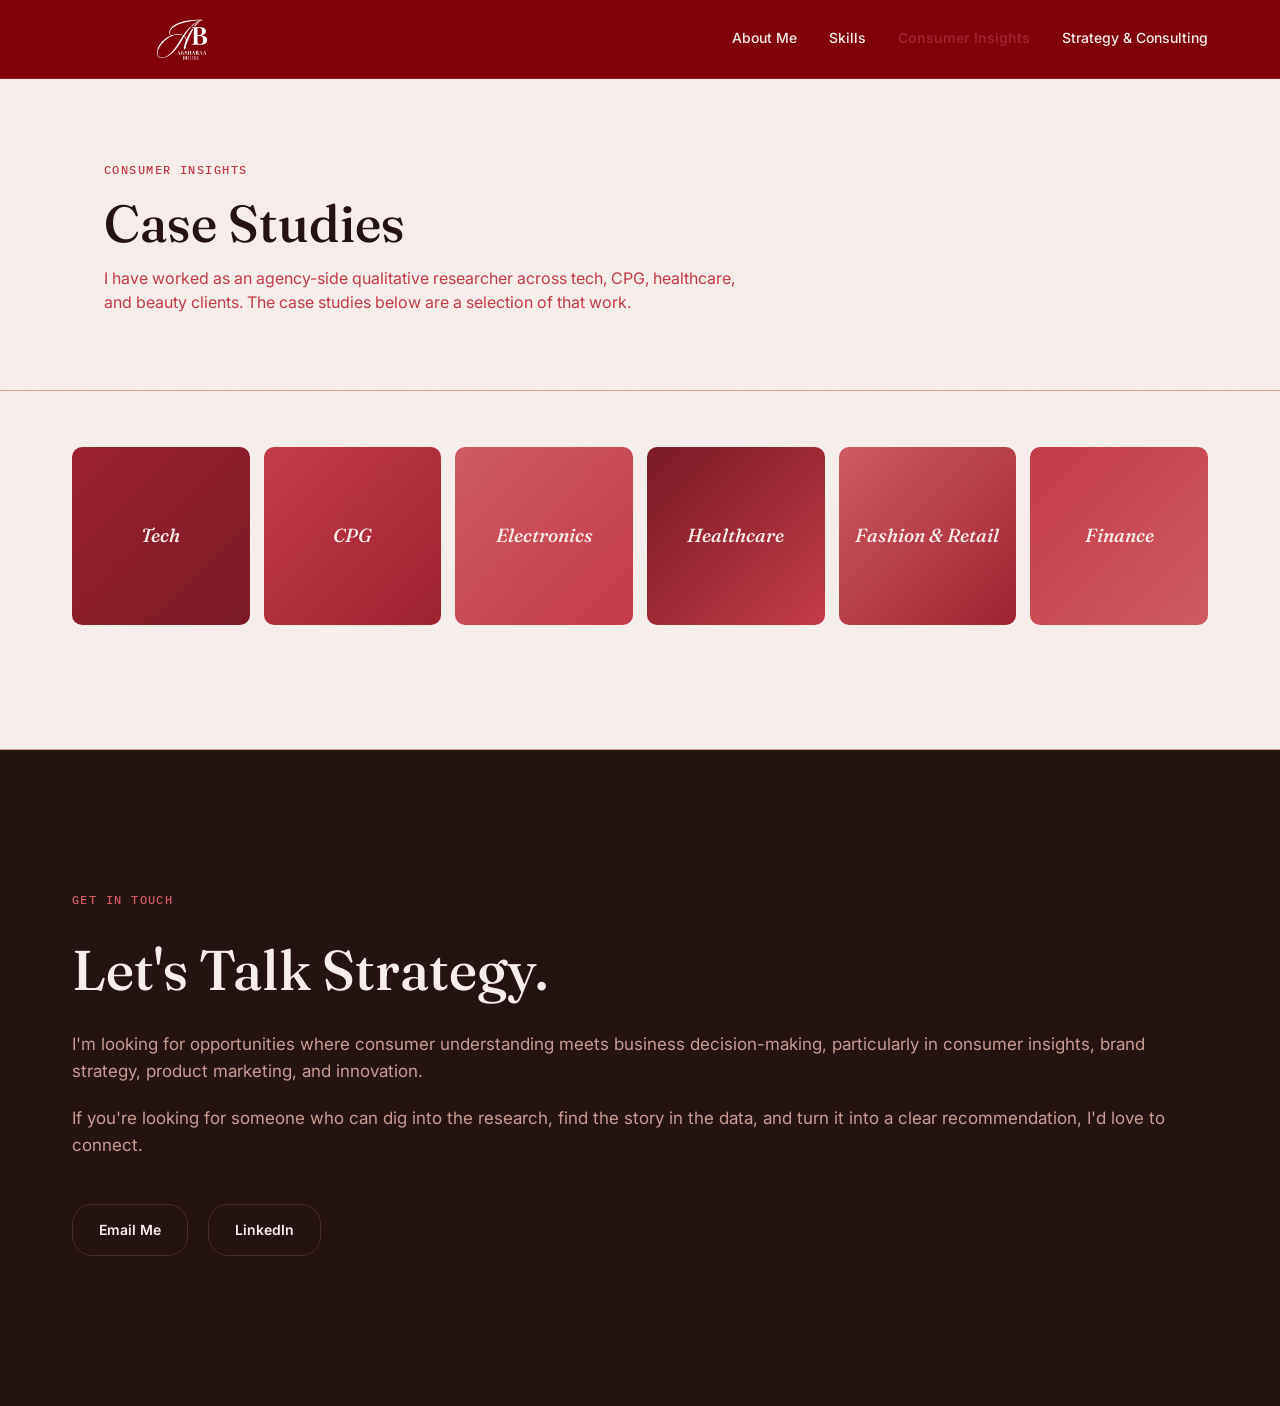
<file: research.html>
<!DOCTYPE html>
<html lang="en">
<head>
<meta charset="UTF-8">
<meta name="viewport" content="width=device-width, initial-scale=1.0">
<title>Consumer Insights — Aksharaa Bhobe</title>
<meta name="description" content="Qualitative and quantitative consumer research case studies across tech, CPG, healthcare, and retail.">

<!-- Favicon -->
<link rel="icon" href="assets/favicon.ico" sizes="any">
<link rel="icon" type="image/png" sizes="32x32" href="assets/favicon-32x32.png">
<link rel="icon" type="image/png" sizes="16x16" href="assets/favicon-16x16.png">
<link rel="apple-touch-icon" sizes="180x180" href="assets/apple-touch-icon.png">
<link rel="icon" type="image/png" sizes="192x192" href="assets/android-chrome-192x192.png">
<link rel="icon" type="image/png" sizes="512x512" href="assets/android-chrome-512x512.png">

<!-- Open Graph / Facebook / LinkedIn -->
<!-- TODO: swap REPLACE_WITH_LIVE_URL for your live site URL once GitHub Pages is confirmed -->
<meta property="og:type" content="website" />
<meta property="og:url" content="https://REPLACE_WITH_LIVE_URL/research.html" />
<meta property="og:title" content="Consumer Insights — Aksharaa Bhobe" />
<meta property="og:description" content="Qualitative and quantitative consumer research case studies across tech, CPG, healthcare, and retail." />
<meta property="og:image" content="https://REPLACE_WITH_LIVE_URL/assets/og-image.png" />
<meta property="og:image:width" content="1200" />
<meta property="og:image:height" content="630" />

<!-- Twitter / X -->
<meta name="twitter:card" content="summary_large_image" />
<meta name="twitter:url" content="https://REPLACE_WITH_LIVE_URL/research.html" />
<meta name="twitter:title" content="Consumer Insights — Aksharaa Bhobe" />
<meta name="twitter:description" content="Qualitative and quantitative consumer research case studies across tech, CPG, healthcare, and retail." />
<meta name="twitter:image" content="https://REPLACE_WITH_LIVE_URL/assets/og-image.png" />

<link rel="preconnect" href="https://fonts.googleapis.com">
<link rel="preconnect" href="https://fonts.gstatic.com" crossorigin>
<link href="https://fonts.googleapis.com/css2?family=Fraunces:ital,opsz,wght@0,9..144,300;0,9..144,400;0,9..144,500;0,9..144,600;0,9..144,700;1,9..144,400;1,9..144,500&family=Inter:wght@400;500;600;700&family=IBM+Plex+Mono:wght@400;500&display=swap" rel="stylesheet">
<link rel="stylesheet" href="styles.css">
</head>
<body>

<div class="grain"></div>

<nav class="nav" id="nav">
  <div class="nav-inner">
    <a href="index.html" class="nav-mark"><img src="assets/logo.png" alt="Aksharaa Bhobe" class="nav-logo"></a>
    <div class="nav-links">
      <a href="index.html#drives">About Me</a>
      <a href="skills.html">Skills</a>
      <a href="research.html" class="active">Consumer Insights</a>
      <a href="strategy.html">Strategy &amp; Consulting</a>
    </div>
    <button class="nav-toggle" id="navToggle" aria-label="Toggle menu">
      <span></span><span></span><span></span>
    </button>
  </div>
</nav>

<header class="page-header">
  <div class="section-inner">
    <p class="mono eyebrow">CONSUMER INSIGHTS</p>
    <h1 class="page-title">Case Studies</h1>
    <p class="page-sub page-sub-blurb">I have worked as an agency-side qualitative researcher across tech, CPG, healthcare, and beauty clients. The case studies below are a selection of that work.</p>
  </div>
</header>

<section class="projects">
  <div class="section-inner">
    <div class="tile-grid" id="tileGrid"></div>
    <div class="tile-grid-spacer" id="tileGridSpacer"></div>
    <div class="tile-panel" id="tilePanel"><div class="tile-panel-inner" id="tilePanelInner"></div></div>
  </div>
</section>

<footer class="contact" id="contact" aria-labelledby="contact-heading">
  <div class="section-inner contact-inner">
    <p class="mono eyebrow">Get In Touch</p>
    <h2 class="contact-title" id="contact-heading">Let's Talk Strategy.</h2>
    <p class="contact-sub">
      I'm looking for opportunities where consumer understanding meets business decision-making, particularly in consumer insights, brand strategy, product marketing, and innovation.
    </p>
    <p class="contact-sub contact-sub-2">
      If you're looking for someone who can dig into the research, find the story in the data, and turn it into a clear recommendation, I'd love to connect.
    </p>
    <div class="contact-links">
      <a href="mailto:akshbhobe@gmail.com" class="contact-link">Email Me</a>
      <a href="https://www.linkedin.com/in/aksharaa-bhobe" class="contact-link" target="_blank" rel="noopener">LinkedIn</a>
    </div>
  </div>
</footer>

<script src="script.js"></script>
<script>
(function () {
  var categories = [
    {
      key: "tech", name: "Tech",
      gradient: "linear-gradient(135deg, var(--olive), var(--olive-deep))",
      cases: [
        {
          tag: "CLIENT — GLOBAL E-COMMERCE PLATFORM", title: "Does the Mascot Actually Earn Its Keep?", pills: ["Qual", "Quant"],
          hook: "Recall and attention data settled a real question about whether the mascot should stay, evolve, or go.",
          problem: "The client needed to know whether its brand mascot was actually adding value — distinctive enough to register, memorable enough to drive recall, doing anything to move sales — or whether it was just decoration sitting on top of the brand rather than part of it.",
          solution: "Designed and structured a mixed-method evaluation comparing how the same ad performed with the mascot present versus absent, layering in AI-driven eye-tracking (via Lightbulb AI) on the ad stimuli to see where attention actually went, not just what respondents said they noticed.",
          impact: "Recall and attention data told a harder story than intended: spontaneous recall of the mascot was low and its visual impact limited, even where it tested fine on functional measures — a real gap between what the mascot was designed to do and what it was actually landing with audiences. The study also identified which other brand assets were doing more of the actual work of recognition, giving the client an evidence-based framework to decide whether the mascot should stay, evolve, or be retired, rather than deciding on instinct.",
          contribution: "I designed and structured the full evaluation framework, worked directly with the team on the eye-tracking analysis to identify what caught attention in the ad stimuli, and built and presented the final strategic deck."
        },
        {
          tag: "CLIENT — GLOBAL TECH PLATFORM", title: "Why Small Businesses Choose Social Over Search", pills: ["Qual"],
          hook: "Shaped the platform's India market strategy, SMB onboarding, and product roadmap.",
          problem: "The platform needed to understand why small business owners were choosing rival social and marketplace tools over its own search-based ad products for reaching customers and driving sales.",
          solution: "Ran immersions with SMB owners across mobile business management habits, WhatsApp's role as both a customer channel and a business tool, and platform choice — probing beyond surface answers like \"unfamiliarity\" to the real reasoning: ease of use, perceived ROI, and where their actual customers were discovering and buying.",
          impact: "Findings shaped the platform's global market strategy for understanding India specifically, informed how the company approached SMB onboarding, and fed directly into product development decisions.",
          contribution: "Facilitated SMB recruitment for the study, personally ran backchecks to ensure respondent quality, co-moderated the immersions, and managed the client relationship to ensure a seamless experience end-to-end — a high-stakes, client-facing engagement where I held ownership over every stage of the process."
        },
        {
          tag: "CLIENT — GLOBAL VIDEO PLATFORM", title: "Reading Platform Identity Through Creator Behavior", pills: ["Quant"],
          hook: "Exposed a weak short-to-long-form hand-off, reframing a content gap as a product and creator-incentive issue.",
          problem: "The client needed to understand how content differed between its own short-form and long-form video products and a competing platform's short-form and video feed — not to benchmark features, but to shape creator strategy and build stronger creator partnerships.",
          solution: "Mapped content across 10+ categories — food, entertainment, dance, beauty, and others — tracking three to five of each category's top-performing creators in the country, to see how the same creators used each platform differently.",
          impact: "Creators were making deliberate, format-specific choices: on the competitor's short-form feed, content was often built to redirect viewers into the client's long-form videos that creators then monetized there, while the client's own short-form product drove noticeably less click-through into its own long-form content — exposing a weaker-than-assumed internal hand-off from short to long form. That gap reframed the problem as a product and creator-incentive issue, not just a content one, and brought over specific mechanics from how the competitor handled that hand-off to inform how the client could differentiate its short-form product and give creators stronger reasons to build natively on the platform.",
          contribution: "I owned the study end to end: designed and ran the cross-platform content mapping across 10+ categories and their top creators, identified the differing creator content signals by format, and surfaced the cross-sell finding that shaped the platform strategy recommendation."
        },
        {
          tag: "CLIENT — LEADING E-COMMERCE MARKETPLACE", title: "Decoding Trust — Building the \"Truth Deck\"", pills: ["Qual"],
          hook: "Distilled trust into 4 pillars and 3 creative territories for a company-wide narrative.",
          problem: "The client needed to understand what \"trust\" means to Indian consumers today — not as an abstract brand value, but as something they could build real communication around, in a climate saturated with misinformation, deepfakes, and scam fatigue.",
          solution: "Combined secondary research — synthesizing existing internal work and external reporting into thematized \"trust breaker\" insights — with a discussion-guide-led study reacting to real ads across categories (banking, travel, online delivery, fashion, FMCG) to decode which specific devices actually built or broke trust: celebrity endorsement, functional claims, transparency mechanics, personalization, and authority figures used as trust proxies.",
          impact: "Distilled into four trust pillars nuanced by category — Trust Through Understanding, Transparency, Proof, and Support — plus three creative strategic territories translating the research into ownable brand language: \"Backed by Millions\" (community-powered trust), \"See Your Order's Journey\" (transparency through visible logistics), and \"We've Got You Covered\" (proactive reassurance) — giving the client a foundation for a company-wide trust narrative rather than a one-off campaign fix.",
          contribution: "I owned the \"Truth Deck\" — led the secondary research synthesis into thematized trust-breaker insights, and built and ran the discussion guide decoding consumer reactions to real ads across categories to identify the specific visual and verbal devices audiences actually read as trustworthy."
        },
        {
          tag: "CLIENT — GLOBAL TECH PLATFORM", title: "How Gen Z Actually Engages With AI", pills: ["Qual"],
          hook: "Shaped the platform's global understanding of Gen Z AI adoption across 10 simultaneous immersions.",
          problem: "The platform needed to understand Gen Z's content consumption habits and the cultural nuances shaping how this generation was adopting AI tools, to inform product development.",
          solution: "Ran multi-generational consumer immersions mapping content behavior and cultural attitudes toward AI adoption specifically among Gen Z respondents.",
          impact: "Shaped the platform's overall strategic understanding of Gen Z behaviors and attitudes toward AI adoption and use cases — including cultural understanding of their media repertoire and how the company's product suite integrates into their daily lives.",
          contribution: "I facilitated the project end-to-end, running quality control on moderation across 10 group immersions run simultaneously for global stakeholders."
        },
        {
          tag: "CLIENT — GLOBAL TECH PLATFORM", title: "Mapping AI at the Moment of Its Birth", pills: ["Qual"],
          hook: "An early, ground-level read on AI adoption before the company had its own internal framework.",
          problem: "A global tech platform needed to understand how Indian consumers were experiencing AI the moment chatbots entered public consciousness.",
          solution: "Ran a longitudinal digital diary study, capturing real-time interactions and building on recall to understand current use cases and map out need states for AI usage — directly informing positioning and advertising strategy.",
          impact: "An early, ground-level read on AI adoption in one of the platform's largest markets, before the company had its own internal framework for it.",
          contribution: "I co-moderated the digital diary activities and helped synthesize daily entries into adoption patterns and trust barriers."
        }
      ]
    },
    {
      key: "cpg", name: "CPG",
      gradient: "linear-gradient(135deg, var(--blue), var(--olive))",
      cases: [
        {
          tag: "CLIENT — LEGACY CONFECTIONERY BRAND", title: "Why Modern Couples Fear the Grand Gesture", pills: ["Qual"],
          hook: "Uncovered \"transmedia anxiety,\" shifting Valentine's strategy from grand gestures to small moments.",
          problem: "A legacy confectionery brand wanted its biggest gifting occasion to reflect what love feels like today.",
          solution: "Ran 9 extended mini-groups and 6 couple depth interviews across 5 relationship-stage cohorts, using a projective technique to surface anxieties a standard focus group wouldn't reach.",
          impact: "Uncovered \"transmedia anxiety\" as a defining feature of modern intimacy — directly shifting the Valentine's strategy from grand gestures to small, relatable moments.",
          contribution: "I designed the recruitment questionnaire and screening criteria per cohort, ran backchecks on high-stakes units, and proposed the projective exercise that became the study's key unlock. Analyzed the resulting data to map how anxiety showed up differently for men and women across each relationship stage, turning those patterns into stage-specific roadmaps that fed directly into positioning strategy."
        },
        {
          tag: "CLIENT — GLOBAL CONFECTIONERY MAJOR", title: "Mapping the Indian Chocolate Palate", pills: ["Qual"],
          hook: "Translated raw consumer vocabulary into a full NPD brief on pip size, roast, and melt.",
          problem: "A global confectionery major needed to define its innovation roadmap by mapping how Indian consumers experience chocolate, a category with no unified sensory language.",
          solution: "Ran extended product-testing groups across 5 eat-states, benchmarking imported chocolates against existing variants and applying a Kano model to rank preferences.",
          impact: "Findings became a full NPD brief — pip size, roast quality, melt harmony — translating raw consumer vocabulary into product specification.",
          contribution: "I created the visual need-state mood boards used in sessions and helped build the data collation structure across this large multi-city study. I built decks for senior leadership explaining how 2 of the 5 eat-states were delineated and participated in brainstorm sessions on how the palate's perception of new confectionery formats could shape the brand's innovation direction."
        },
        {
          tag: "CLIENT — LEGACY CONFECTIONERY BRAND", title: "Designing Research for Two Audiences at Once", pills: ["Qual"],
          hook: "Reconciled kid appeal and mom reassurance into one family-strategy for two launches.",
          problem: "A legacy confectionery brand needed to concept- and product-test two different new launches, evaluated across two very different stakeholders at once — the kids who'd eat the product, and the moms who'd buy it.",
          solution: "Designed and ran a dual-audience study: pre-focus-group surveys with kids walked through product testing and completed via unbiased questionnaires, paired with facilitated, probing sessions with moms to surface purchase-side concerns — run side by side rather than as two disconnected studies.",
          impact: "Reconciled what excited kids with what reassured mothers into a single family-appeal strategy for both launches, rather than optimizing for one audience at the expense of the other.",
          contribution: "I facilitated and probed directly with the kid respondents — administering the pre-group surveys and product walkthroughs in an unbiased way — while adapting moderation style across two very different stakeholder groups in the same study, drawing on empathy and sensitivity to each audience's needs."
        }
      ]
    },
    {
      key: "electronics", name: "Electronics",
      gradient: "linear-gradient(135deg, var(--amber), var(--blue))",
      cases: [
        {
          tag: "CLIENT — GLOBAL SMARTPHONE BRAND", title: "Rebuilding a Wearables Strategy After a Pricing Misstep", pills: ["Qual"],
          problem: "A global smartphone brand re-entering wearables needed a ground-up read on smartwatch, TWS, and tablet buyers after a prior pricing misjudgment.",
          solution: "Ran 49 individual immersions and 10 extended groups across 8 cities, building personas mapped to psychographics, purchase journeys, and feature hierarchies by price segment.",
          impact: "Personas and journey maps directly informed the brand's category entry sequencing, pricing, and positioning within its IoT roadmap.",
          contribution: "I managed end-to-end recruitment for the full study, attended immersions across all three categories, and led post-fieldwork persona synthesis for smartwatches specifically."
        }
      ]
    },
    {
      key: "healthcare", name: "Healthcare",
      gradient: "linear-gradient(135deg, var(--olive-deep), var(--blue))",
      cases: [
        {
          tag: "CLIENT — LEGACY WELLNESS BRAND", title: "The Autonomy / Wellness Paradox", pills: ["Qual"],
          problem: "A legacy wellness brand wanted to understand the modern Indian woman's autonomy and health needs across generations and test a new brand concept built on that tension.",
          solution: "Ran qualitative depths and concept testing across multiple Indian markets to surface unmet needs and understand the tensions and pain points shaping women's attitudes toward sexual health, wellness, and autonomy today. Concept- and name-tested the new brand for fit and resonance across those markets, surfacing a central paradox along the way: as women gained autonomy, their reproductive health quietly declined.",
          impact: "One tested name (\"i choose\") was rejected by the target segment as arrogant rather than confident — flagged before further investment, reshaping the brand territory to autonomy and wellness.",
          contribution: "I designed the discussion guide for the focus groups, ran quality checks on moderation, and analyzed focus group data across markets to help shape brand strategy. I flagged the naming risk directly from the data and helped reframe the positioning recommendation that followed."
        }
      ]
    },
    {
      key: "fashion", name: "Fashion &amp; Retail",
      gradient: "linear-gradient(135deg, var(--amber), var(--olive))",
      cases: [
        {
          tag: "CLIENT — LEGACY INDIAN FASHION RETAILER", title: "Decoding Fashion Confidence — Attitude-Based Segmentation", pills: ["Qual", "Quant"],
          problem: "A legacy Indian fashion retailer needed to understand fashion attitudes and behaviors across a genuinely diverse Indian audience — specifically, how confidence and interest in fashion intersect and diverge, and how that shapes real retail choice, across both strong and weaker-performing markets.",
          solution: "Ran immersions and shop-along studies across multiple Indian cities, from heritage-driven markets like Lucknow to more fashion-forward urban centers, building nuanced consumer personas (e.g., \"Aspirants\" vs. \"Fashion-Forward Aspirants\") grounded in local cultural context. Mapped the shopper journey through store layout market by market, comparing how in-depth interview narratives and real shop-along behavior aligned or diverged — and how that relationship itself shifted between strong and weak markets. Paired the qualitative work with quantitative analysis of a fashion-attitude battery to build a statistically grounded attitude-based segmentation model.",
          impact: "Segmentation, market-level nuance, and journey mapping directly shaped retail recommendations, including assortment gaps, display and ambience improvements, and where the brand was losing share to competitors on trend relevance and variety, with clarity on which fixes mattered most in which type of market.",
          contribution: "I ran recruitment and backchecks for the groups, and oversaw the shop-along component, tracking strong points and pain points in the real shopper journey and comparing how those journeys differed across markets and against what respondents said in their interviews. I also built and ran a multi-day digital diary panel — a \"fashion journal\" tracking personal style, wardrobe, and shopping behavior over a week — then synthesized that diary data together with the interview findings into visual, market-specific decks for the client."
        }
      ]
    },
    {
      key: "finance", name: "Finance",
      gradient: "linear-gradient(135deg, var(--blue), var(--amber))",
      cases: [
        {
          tag: "CLIENT — LEGACY FINANCIAL SERVICES BRAND", title: "How Indians Actually Choose Who Manages Their Money", pills: ["Qual"],
          problem: "A legacy financial services brand needed to understand how consumers select a wealth management partner and how it was being perceived as a wealth management entity itself, in markets where trust in formal financial institutions runs shallow.",
          solution: "Facilitated depth interviews mapping the real decision journey — what triggers someone to start looking, which factors they weigh, what they expect once they've signed on — layered against cultural attitudes toward money and trust across stronger and weaker markets, since the two groups weren't deciding the same way.",
          impact: "Gave the client a market-by-market read on where they were trusted as a financial partner outright and where a credibility gap still needed closing — finding that shaped positioning wasn't the same everywhere.",
          contribution: "I designed and facilitated the depth interviews mapping decision triggers and expectations, then translated cultural attitudes toward money and trust into the market-by-market read the client acted on. Finance is deeply emotional terrain — people's relationship with money is bound up with identity, community, and aspiration — and I found that treating it that way in the interviews, rather than as a purely rational purchase decision, is what surfaced the trust gaps in the first place."
        }
      ]
    }
  ];

  var tileGrid = document.getElementById('tileGrid');
  var panel = document.getElementById('tilePanel');
  var panelInner = document.getElementById('tilePanelInner');
  if (!tileGrid || !panel) return;

  var activeKey = null;
  var currentIndex = 0;
  var viewMode = 'case'; // 'index' | 'case'

  function renderIndex(cat) {
    var rowsHtml = cat.cases.map(function (c, i) {
      return '<button type="button" class="case-index-row" data-i="' + i + '">' +
          '<span class="case-index-row-text">' +
            '<span class="case-index-row-title">' + c.title + '</span>' +
            '<span class="case-index-row-hook">' + (c.hook || '') + '</span>' +
          '</span>' +
          '<span class="case-index-row-arrow">→</span>' +
        '</button>';
    }).join('');

    panelInner.innerHTML =
      '<div class="acc-case case-index">' +
        '<span class="acc-cat-chip" style="background:' + cat.gradient + '">' + cat.name + '</span>' +
        '<div class="case-index-list">' + rowsHtml + '</div>' +
      '</div>';

    panelInner.querySelectorAll('.case-index-row').forEach(function (row) {
      row.addEventListener('click', function () {
        currentIndex = parseInt(row.getAttribute('data-i'), 10);
        viewMode = 'case';
        renderCase(cat);
        syncHeight();
        scrollToPanelTop();
      });
    });
  }

  function renderCase(cat) {
    var c = cat.cases[currentIndex];
    var pillsHtml = c.pills.map(function (p) { return '<span class="tag-pill">' + p + '</span>'; }).join('');
    var hasMultiple = cat.cases.length > 1;
    var isLast = currentIndex === cat.cases.length - 1;
    var nextCase = hasMultiple ? cat.cases[isLast ? 0 : currentIndex + 1] : null;

    var backHtml = hasMultiple ? '<button type="button" class="case-index-back mono">‹ All ' + cat.name + ' studies</button>' : '';

    var navHtmlTop = hasMultiple ? '<div class="acc-nav-top">' +
        '<button type="button" class="acc-nav-btn acc-prev" ' + (currentIndex === 0 ? 'disabled' : '') + ' aria-label="Previous case">‹</button>' +
        '<span class="acc-index mono">' + (currentIndex + 1) + ' of ' + cat.cases.length + '</span>' +
        '<button type="button" class="acc-nav-btn acc-next-step" ' + (isLast ? 'disabled' : '') + ' aria-label="Next case">›</button>' +
      '</div>' : '';

    var navHtmlBottom = hasMultiple ? '<button type="button" class="acc-next-teaser acc-next-wrap" aria-label="' + (isLast ? 'Back to first study' : 'Next study') + '">' +
        '<span class="acc-next-teaser-text">' +
          '<span class="acc-next-teaser-label mono">' + (isLast ? 'Back to the first study' : 'Next in ' + cat.name) + '</span>' +
          '<span class="acc-next-teaser-title">' + nextCase.title + '</span>' +
        '</span>' +
        '<span class="acc-next-teaser-arrow">→</span>' +
      '</button>' : '';

    panelInner.innerHTML =
      '<div class="acc-case">' +
        backHtml +
        '<span class="acc-cat-chip" style="background:' + cat.gradient + '">' + cat.name + '</span>' +
        '<p class="case-tag mono">' + c.tag + '</p>' +
        '<h3>' + c.title + '</h3>' +
        navHtmlTop +
        '<div class="pill-row">' + pillsHtml + '</div>' +
        '<div class="case-body">' +
          '<div class="case-section"><p class="case-section-label mono">The Problem</p><p class="case-section-text">' + c.problem + '</p></div>' +
          '<div class="case-section"><p class="case-section-label mono">The Solution</p><p class="case-section-text">' + c.solution + '</p></div>' +
          '<div class="case-section"><p class="case-section-label mono">The Impact</p><p class="case-section-text">' + c.impact + '</p></div>' +
        '</div>' +
        '<div class="case-section contribution"><p class="case-section-label mono">My Contribution</p><p class="case-section-text">' + c.contribution + '</p></div>' +
        navHtmlBottom +
      '</div>';

    if (hasMultiple) {
      panelInner.querySelectorAll('.case-index-back').forEach(function (btn) {
        btn.addEventListener('click', function () {
          viewMode = 'index';
          renderIndex(cat);
          syncHeight();
          scrollToPanelTop();
        });
      });
      panelInner.querySelectorAll('.acc-prev').forEach(function (btn) {
        btn.addEventListener('click', function () {
          if (currentIndex > 0) { currentIndex--; renderCase(cat); syncHeight(); scrollToPanelTop(); }
        });
      });
      panelInner.querySelectorAll('.acc-next-step').forEach(function (btn) {
        btn.addEventListener('click', function () {
          if (currentIndex < cat.cases.length - 1) { currentIndex++; renderCase(cat); syncHeight(); scrollToPanelTop(); }
        });
      });
      panelInner.querySelectorAll('.acc-next-wrap').forEach(function (btn) {
        btn.addEventListener('click', function () {
          currentIndex = (currentIndex + 1) % cat.cases.length;
          renderCase(cat); syncHeight();
          scrollToPanelTop();
        });
      });
    }
  }

  function syncHeight() {
    panel.style.maxHeight = panelInner.scrollHeight + 'px';
  }

  // Re-anchors the viewport to the top of the panel, just under the fixed nav,
  // whenever the panel's content changes (opening a case, going back to the index,
  // stepping prev/next). Without this, the scroll position stays wherever the user
  // was — e.g. deep in a long index list — so the new content renders off the top
  // of the screen and the title is invisible until the user manually scrolls up.
  // This is what made mobile browsing feel broken.
  function scrollToPanelTop() {
    var navHeight = 78;
    // when the category bar is docked into its sticky pill state it sits below the
    // nav and occupies real space (the spacer element mirrors its height), so the
    // panel needs to clear both, not just the nav
    var dockOffset = (tileGrid.classList.contains('docked') && spacer) ? spacer.offsetHeight : 0;
    var offset = navHeight + dockOffset;
    var rect = panel.getBoundingClientRect();
    if (rect.top < offset || rect.top > offset + 40) {
      var targetY = (window.scrollY || window.pageYOffset) + rect.top - offset - 16;
      window.scrollTo({ top: Math.max(targetY, 0), behavior: 'smooth' });
    }
  }

  categories.forEach(function (cat) {
    var tile = document.createElement('button');
    tile.type = 'button';
    tile.className = 'tile';
    tile.style.background = cat.gradient;
    tile.dataset.key = cat.key;
    tile.innerHTML = '<span class="tile-name">' + cat.name + '</span>';
    tileGrid.appendChild(tile);

    tile.addEventListener('click', function () {
      var tiles = tileGrid.querySelectorAll('.tile');

      if (activeKey === cat.key) {
        // clicking the active tile again closes it
        activeKey = null;
        tiles.forEach(function (t) { t.classList.remove('active'); });
        panel.classList.remove('visible');
        panel.style.maxHeight = '0px';
        return;
      }

      activeKey = cat.key;
      currentIndex = 0;
      tiles.forEach(function (t) { t.classList.toggle('active', t.dataset.key === cat.key); });
      panelInner.style.setProperty('--tile-panel-accent', cat.gradient);
      if (cat.cases.length > 1) {
        viewMode = 'index';
        renderIndex(cat);
      } else {
        viewMode = 'case';
        renderCase(cat);
      }
      panel.classList.add('visible');
      syncHeight();
      scrollToPanelTop();
    });
  });

  // ---- Keyboard nav: left/right arrows step through cases when a case (not the index) is open ----
  document.addEventListener('keydown', function (e) {
    if (!activeKey || viewMode !== 'case') return;
    if (e.key !== 'ArrowLeft' && e.key !== 'ArrowRight') return;
    var cat = categories.find(function (c) { return c.key === activeKey; });
    if (!cat || cat.cases.length < 2) return;
    if (e.key === 'ArrowLeft' && currentIndex > 0) {
      currentIndex--; renderCase(cat); syncHeight();
    } else if (e.key === 'ArrowRight' && currentIndex < cat.cases.length - 1) {
      currentIndex++; renderCase(cat); syncHeight();
    }
  });

  // ---- Scroll-morph: tile grid docks into a sticky pill bar once scrolled past ----
  var spacer = document.getElementById('tileGridSpacer');
  if (spacer) {
    var gridNaturalHeight = tileGrid.offsetHeight;
    var gridInitialTop = tileGrid.getBoundingClientRect().top + (window.scrollY || window.pageYOffset);
    var isDocked = false;

    function updateDockState() {
      var scrollY = window.scrollY || window.pageYOffset;
      var shouldDock = scrollY > gridInitialTop - 78;
      if (shouldDock && !isDocked) {
        isDocked = true;
        tileGrid.classList.add('docked');
        // measure AFTER docking — the pill bar can wrap to 2 rows on narrow
        // screens, and its height differs from the un-docked grid's height
        spacer.style.height = tileGrid.offsetHeight + 'px';
      } else if (!shouldDock && isDocked) {
        isDocked = false;
        tileGrid.classList.remove('docked');
        spacer.style.height = '0px';
      } else if (shouldDock && isDocked) {
        // still docked, but a resize may have changed how many rows it wraps to
        spacer.style.height = tileGrid.offsetHeight + 'px';
      }
    }

    window.addEventListener('scroll', function () { requestAnimationFrame(updateDockState); }, { passive: true });
    updateDockState();
  }

  window.addEventListener('resize', function () {
    if (activeKey) syncHeight();
    if (spacer) requestAnimationFrame(updateDockState);
  });
})();
</script>
</body>
</html>
</file>
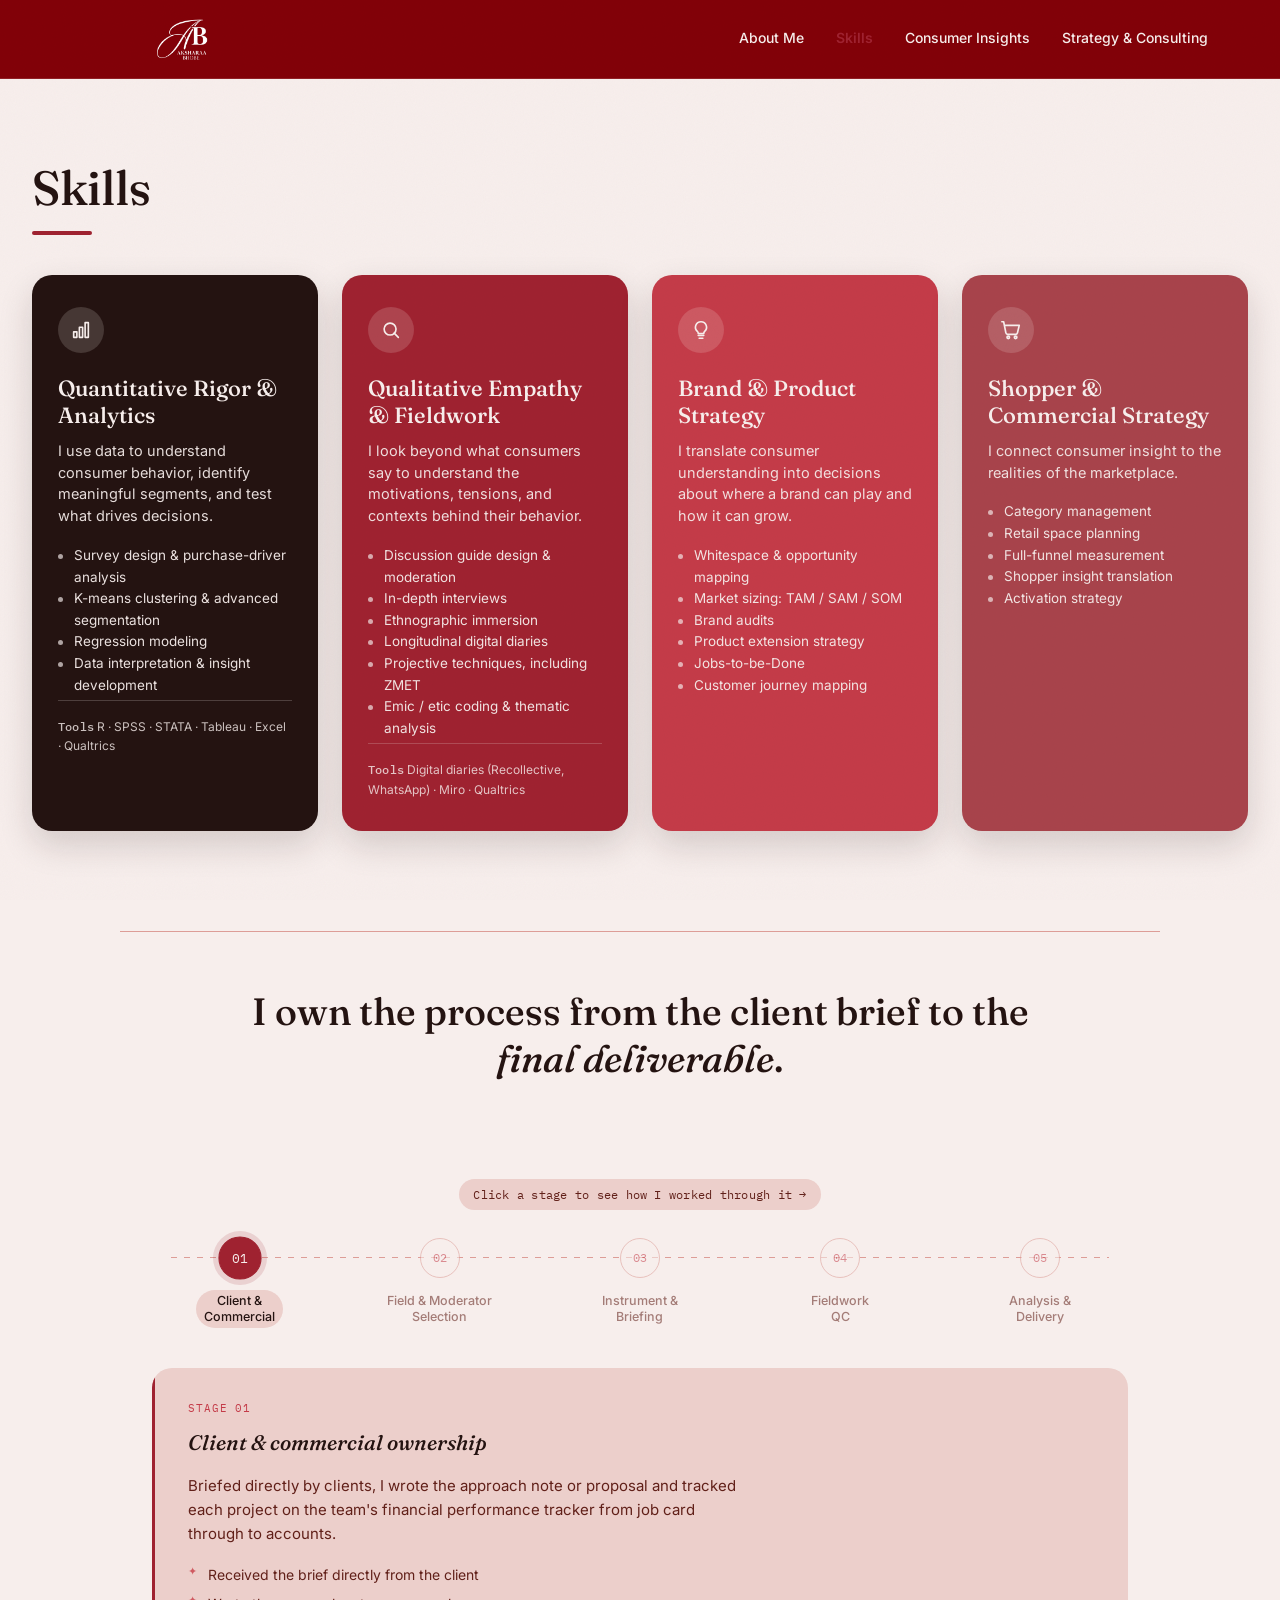
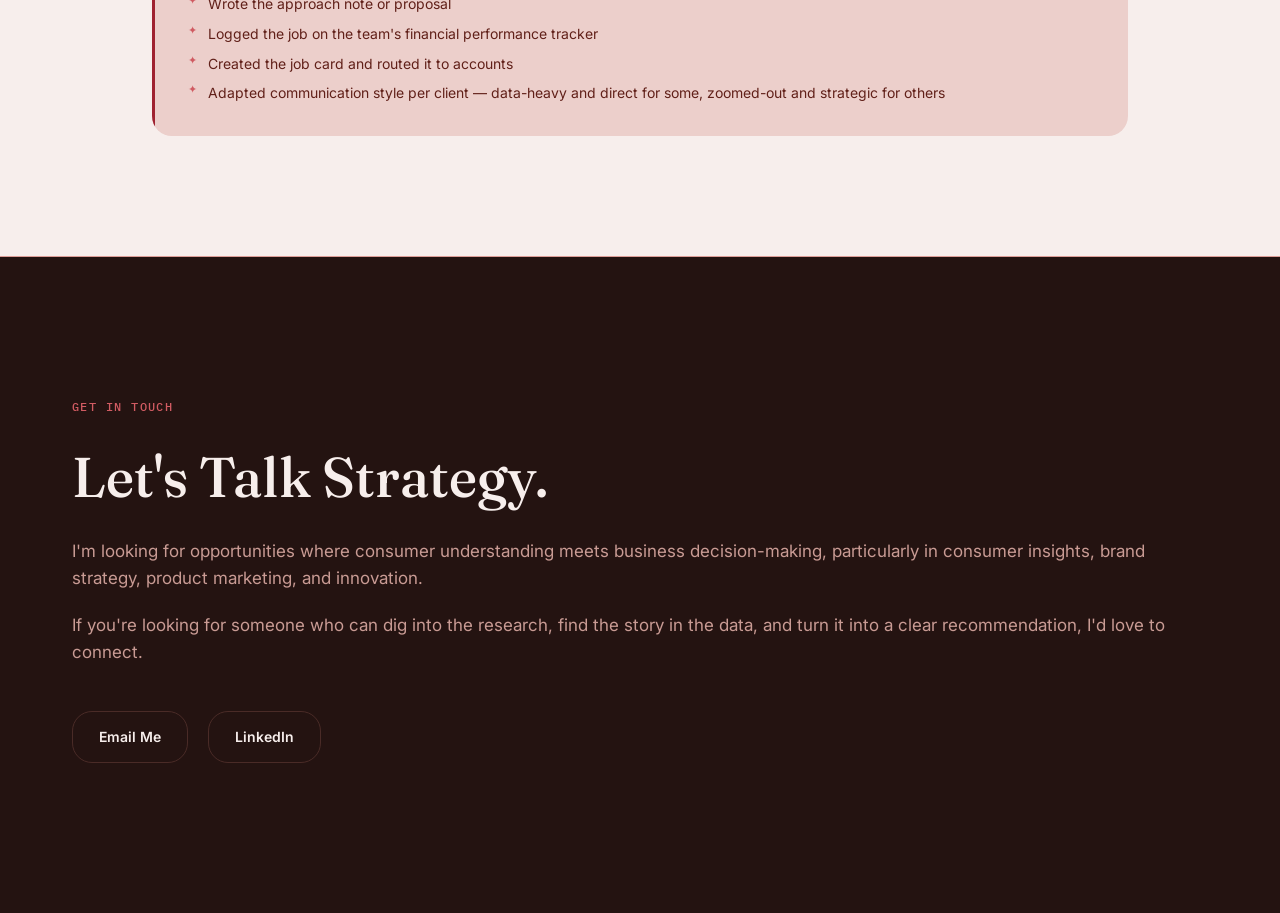
<file: skills.html>
<!DOCTYPE html>
<html lang="en">
<head>
<meta charset="UTF-8">
<meta name="viewport" content="width=device-width, initial-scale=1.0">
<title>Skills — Aksharaa Bhobe</title>
<meta name="description" content="Quantitative rigor, qualitative empathy, and brand and commercial strategy — plus how I owned the research process end-to-end, from the client brief to the final deliverable.">

<!-- Favicon -->
<link rel="icon" href="assets/favicon.ico" sizes="any">
<link rel="icon" type="image/png" sizes="32x32" href="assets/favicon-32x32.png">
<link rel="icon" type="image/png" sizes="16x16" href="assets/favicon-16x16.png">
<link rel="apple-touch-icon" sizes="180x180" href="assets/apple-touch-icon.png">
<link rel="icon" type="image/png" sizes="192x192" href="assets/android-chrome-192x192.png">
<link rel="icon" type="image/png" sizes="512x512" href="assets/android-chrome-512x512.png">

<!-- Open Graph / Facebook / LinkedIn -->
<!-- TODO: swap REPLACE_WITH_LIVE_URL for your live site URL once GitHub Pages is confirmed -->
<meta property="og:type" content="website" />
<meta property="og:url" content="https://REPLACE_WITH_LIVE_URL/skills.html" />
<meta property="og:title" content="Skills — Aksharaa Bhobe" />
<meta property="og:description" content="Quantitative rigor, qualitative empathy, and brand and commercial strategy — plus how I owned the research process end-to-end, from the client brief to the final deliverable." />
<meta property="og:image" content="https://REPLACE_WITH_LIVE_URL/assets/og-image.png" />
<meta property="og:image:width" content="1200" />
<meta property="og:image:height" content="630" />

<!-- Twitter / X -->
<meta name="twitter:card" content="summary_large_image" />
<meta name="twitter:url" content="https://REPLACE_WITH_LIVE_URL/skills.html" />
<meta name="twitter:title" content="Skills — Aksharaa Bhobe" />
<meta name="twitter:description" content="Quantitative rigor, qualitative empathy, and brand and commercial strategy — plus how I owned the research process end-to-end, from the client brief to the final deliverable." />
<meta name="twitter:image" content="https://REPLACE_WITH_LIVE_URL/assets/og-image.png" />

<link rel="preconnect" href="https://fonts.googleapis.com">
<link rel="preconnect" href="https://fonts.gstatic.com" crossorigin>
<link href="https://fonts.googleapis.com/css2?family=Fraunces:ital,opsz,wght@0,9..144,300;0,9..144,400;0,9..144,500;0,9..144,600;0,9..144,700;1,9..144,400;1,9..144,500&family=Inter:wght@400;500;600;700&family=IBM+Plex+Mono:wght@400;500&display=swap" rel="stylesheet">
<link rel="stylesheet" href="styles.css">
</head>
<body class="skills-page">

<div class="grain"></div>

<nav class="nav" id="nav">
  <div class="nav-inner">
    <a href="index.html" class="nav-mark"><img src="assets/logo.png" alt="Aksharaa Bhobe" class="nav-logo"></a>
    <div class="nav-links">
      <a href="index.html#drives">About Me</a>
      <a href="skills.html" class="active">Skills</a>
      <a href="research.html">Consumer Insights</a>
      <a href="strategy.html">Strategy &amp; Consulting</a>
    </div>
    <button class="nav-toggle" id="navToggle" aria-label="Toggle menu">
      <span></span><span></span><span></span>
    </button>
  </div>
</nav>

<header class="skills-hero">
  <h1 class="skills-hero-title">Skills</h1>
  <div class="skills-hero-rule"></div>
</header>

<section class="capabilities-grid-section">
  <div class="capabilities-grid">

    <div class="skills-card skills-card--ink">
      <div class="skills-card-icon">
        <svg viewBox="0 0 24 24" fill="none" stroke="currentColor" stroke-width="1.8" stroke-linecap="round" stroke-linejoin="round"><rect x="4" y="14" width="3.5" height="6"/><rect x="10.25" y="9" width="3.5" height="11"/><rect x="16.5" y="4" width="3.5" height="16"/></svg>
      </div>
      <h3 class="skills-card-title">Quantitative Rigor &amp; Analytics</h3>
      <p class="skills-card-desc">I use data to understand consumer behavior, identify meaningful segments, and test what drives decisions.</p>
      <ul class="skills-card-list">
        <li>Survey design &amp; purchase-driver analysis</li>
        <li>K-means clustering &amp; advanced segmentation</li>
        <li>Regression modeling</li>
        <li>Data interpretation &amp; insight development</li>
      </ul>
      <p class="skills-card-tools"><span class="mono">Tools</span> R &middot; SPSS &middot; STATA &middot; Tableau &middot; Excel &middot; Qualtrics</p>
    </div>

    <div class="skills-card skills-card--olive">
      <div class="skills-card-icon">
        <svg viewBox="0 0 24 24" fill="none" stroke="currentColor" stroke-width="1.8" stroke-linecap="round" stroke-linejoin="round"><circle cx="11" cy="11" r="6.5"/><path d="M20 20l-4.5-4.5"/></svg>
      </div>
      <h3 class="skills-card-title">Qualitative Empathy &amp; Fieldwork</h3>
      <p class="skills-card-desc">I look beyond what consumers say to understand the motivations, tensions, and contexts behind their behavior.</p>
      <ul class="skills-card-list">
        <li>Discussion guide design &amp; moderation</li>
        <li>In-depth interviews</li>
        <li>Ethnographic immersion</li>
        <li>Longitudinal digital diaries</li>
        <li>Projective techniques, including ZMET</li>
        <li>Emic / etic coding &amp; thematic analysis</li>
      </ul>
      <p class="skills-card-tools"><span class="mono">Tools</span> Digital diaries (Recollective, WhatsApp) &middot; Miro &middot; Qualtrics</p>
    </div>

    <div class="skills-card skills-card--blue">
      <div class="skills-card-icon">
        <svg viewBox="0 0 24 24" fill="none" stroke="currentColor" stroke-width="1.8" stroke-linecap="round" stroke-linejoin="round"><path d="M9 18h6M10 21h4"/><path d="M12 3a6 6 0 0 0-4 10.5c.6.55 1 1.3 1 2.1V16h6v-.4c0-.8.4-1.55 1-2.1A6 6 0 0 0 12 3z"/></svg>
      </div>
      <h3 class="skills-card-title">Brand &amp; Product Strategy</h3>
      <p class="skills-card-desc">I translate consumer understanding into decisions about where a brand can play and how it can grow.</p>
      <ul class="skills-card-list">
        <li>Whitespace &amp; opportunity mapping</li>
        <li>Market sizing: TAM / SAM / SOM</li>
        <li>Brand audits</li>
        <li>Product extension strategy</li>
        <li>Jobs-to-be-Done</li>
        <li>Customer journey mapping</li>
      </ul>
    </div>

    <div class="skills-card skills-card--amber">
      <div class="skills-card-icon">
        <svg viewBox="0 0 24 24" fill="none" stroke="currentColor" stroke-width="1.8" stroke-linecap="round" stroke-linejoin="round"><circle cx="9" cy="20" r="1.4"/><circle cx="17" cy="20" r="1.4"/><path d="M2 3h2l2.4 12.2a2 2 0 0 0 2 1.6h8.6a2 2 0 0 0 2-1.6L21 7H6"/></svg>
      </div>
      <h3 class="skills-card-title">Shopper &amp; Commercial Strategy</h3>
      <p class="skills-card-desc">I connect consumer insight to the realities of the marketplace.</p>
      <ul class="skills-card-list">
        <li>Category management</li>
        <li>Retail space planning</li>
        <li>Full-funnel measurement</li>
        <li>Shopper insight translation</li>
        <li>Activation strategy</li>
      </ul>
    </div>

  </div>
</section>

<div class="methodology-intro">
  <h2 class="methodology-title">I own the process from the client brief to the <em>final deliverable</em>.</h2>
</div>

<section class="projects">
  <div class="section-inner">
    <div class="process-block" id="processBlock">
      <p class="process-hint">Click a stage to see how I worked through it &rarr;</p>
      <div class="process-rail-outer">
        <div class="process-rail-track" role="tablist" aria-label="Process stages">
          <div class="process-rail-line"><div class="process-rail-fill" id="processRailFill"></div></div>

          <button class="process-node active" data-index="0" type="button" aria-current="step">
            <span class="process-node-dot mono">01</span>
            <span class="process-node-label">Client &amp;<br>Commercial</span>
          </button>
          <button class="process-node" data-index="1" type="button">
            <span class="process-node-dot mono">02</span>
            <span class="process-node-label">Field &amp; Moderator<br>Selection</span>
          </button>
          <button class="process-node" data-index="2" type="button">
            <span class="process-node-dot mono">03</span>
            <span class="process-node-label">Instrument &amp;<br>Briefing</span>
          </button>
          <button class="process-node" data-index="3" type="button">
            <span class="process-node-dot mono">04</span>
            <span class="process-node-label">Fieldwork<br>QC</span>
          </button>
          <button class="process-node" data-index="4" type="button">
            <span class="process-node-dot mono">05</span>
            <span class="process-node-label">Analysis &amp;<br>Delivery</span>
          </button>
        </div>
      </div>

      <div class="process-panel" id="processPanel" aria-live="polite"></div>
    </div>
  </div>
</section>

<footer class="contact" id="contact" aria-labelledby="contact-heading">
  <div class="section-inner contact-inner">
    <p class="mono eyebrow">Get In Touch</p>
    <h2 class="contact-title" id="contact-heading">Let's Talk Strategy.</h2>
    <p class="contact-sub">
      I'm looking for opportunities where consumer understanding meets business decision-making, particularly in consumer insights, brand strategy, product marketing, and innovation.
    </p>
    <p class="contact-sub contact-sub-2">
      If you're looking for someone who can dig into the research, find the story in the data, and turn it into a clear recommendation, I'd love to connect.
    </p>
    <div class="contact-links">
      <a href="mailto:akshbhobe@gmail.com" class="contact-link">Email Me</a>
      <a href="https://www.linkedin.com/in/aksharaa-bhobe" class="contact-link" target="_blank" rel="noopener">LinkedIn</a>
    </div>
  </div>
</footer>

<script src="script.js"></script>
<script>
(function () {
  var processStages = [
    {
      stage: "STAGE 01",
      title: "Client & commercial ownership",
      summary: "Briefed directly by clients, I wrote the approach note or proposal and tracked each project on the team's financial performance tracker from job card through to accounts.",
      items: [
        "Received the brief directly from the client",
        "Wrote the approach note or proposal",
        "Logged the job on the team's financial performance tracker",
        "Created the job card and routed it to accounts",
        "Adapted communication style per client — data-heavy and direct for some, zoomed-out and strategic for others"
      ]
    },
    {
      stage: "STAGE 02",
      title: "Field partner & moderator selection",
      summary: "I chose field partners by weighing regional resources and capabilities, and maintained relationships strong enough to get real effort on difficult recruits.",
      items: [
        "Selected field partners by region, resources, and capability",
        "Maintained relationships that determined recruitment quality and effort",
        "Chose moderators by language fit — including regional-language, lower-SEC studies — and geographic proximity",
        "Decided when moderation should be outsourced vs. run in-house",
        "Personally moderated units when the study called for it"
      ]
    },
    {
      stage: "STAGE 03",
      title: "Instrument design & briefing",
      summary: "I designed the recruitment questionnaire and discussion guide, then briefed both field teams and moderators on not just the questions, but the reasoning behind them.",
      items: [
        "Designed the recruitment questionnaire with respondent guardrails",
        "Briefed field teams on study intent in plain terms for real audience granularity",
        "Built discussion guides off the RQ and BQ",
        "Briefed moderators on the 'why' behind each question, not just the question itself",
        "Walked clients through the guide and incorporated their feedback before fielding"
      ]
    },
    {
      stage: "STAGE 04",
      title: "Fieldwork quality control",
      summary: "Attended units in person to check moderator quality and respondent fit as fieldwork happened, while running backchecks and coordinating across field partners.",
      items: [
        "Attended units to QC moderation and respondent fit in real time",
        "Took live notes and began analysis on the spot",
        "Ran backchecks against the RQ — personally for database recruitment and Marathi-language centers",
        "Briefed and worked with the coordinator team on standard-project backchecks",
        "Coordinated across multiple field partners at once to secure the strongest respondents",
        "Owned the respondent schedule sheets sent to clients"
      ]
    },
    {
      stage: "STAGE 05",
      title: "Analysis & delivery",
      summary: "I ran moderator debriefs and led the shift from raw data to a point of view — then built the collation and final deliverable that came out of it.",
      items: [
        "Ran post-fieldwork moderator debriefs with senior partners",
        "Active participant in team huddles — deciding what lens to view the data through",
        "Connected emerging insight back to the client's business question",
        "Built data collations manually and with AI-assisted transcript scraping, preserving verbatim consumer language",
        "Built the final client deliverable coming out of the huddle"
      ]
    }
  ];

  var panel = document.getElementById('processPanel');
  var railFill = document.getElementById('processRailFill');
  var nodes = document.querySelectorAll('.process-node');
  if (!panel || !railFill || !nodes.length) return;

  function renderProcessStage(i) {
    var s = processStages[i];
    panel.innerHTML =
      '<p class="process-panel-stage mono">' + s.stage + '</p>' +
      '<p class="process-panel-title">' + s.title + '</p>' +
      '<p class="process-panel-summary">' + s.summary + '</p>' +
      '<ul class="process-panel-list">' +
        s.items.map(function (item) { return '<li>' + item + '</li>'; }).join('') +
      '</ul>';

    nodes.forEach(function (n, idx) {
      n.classList.toggle('active', idx === i);
      if (idx === i) { n.setAttribute('aria-current', 'step'); }
      else { n.removeAttribute('aria-current'); }
    });
    railFill.style.width = (i / (processStages.length - 1) * 100) + '%';
  }

  nodes.forEach(function (node) {
    node.addEventListener('click', function () {
      renderProcessStage(parseInt(node.getAttribute('data-index'), 10));
    });
  });

  renderProcessStage(0);
})();
</script>
</body>
</html>
</file>
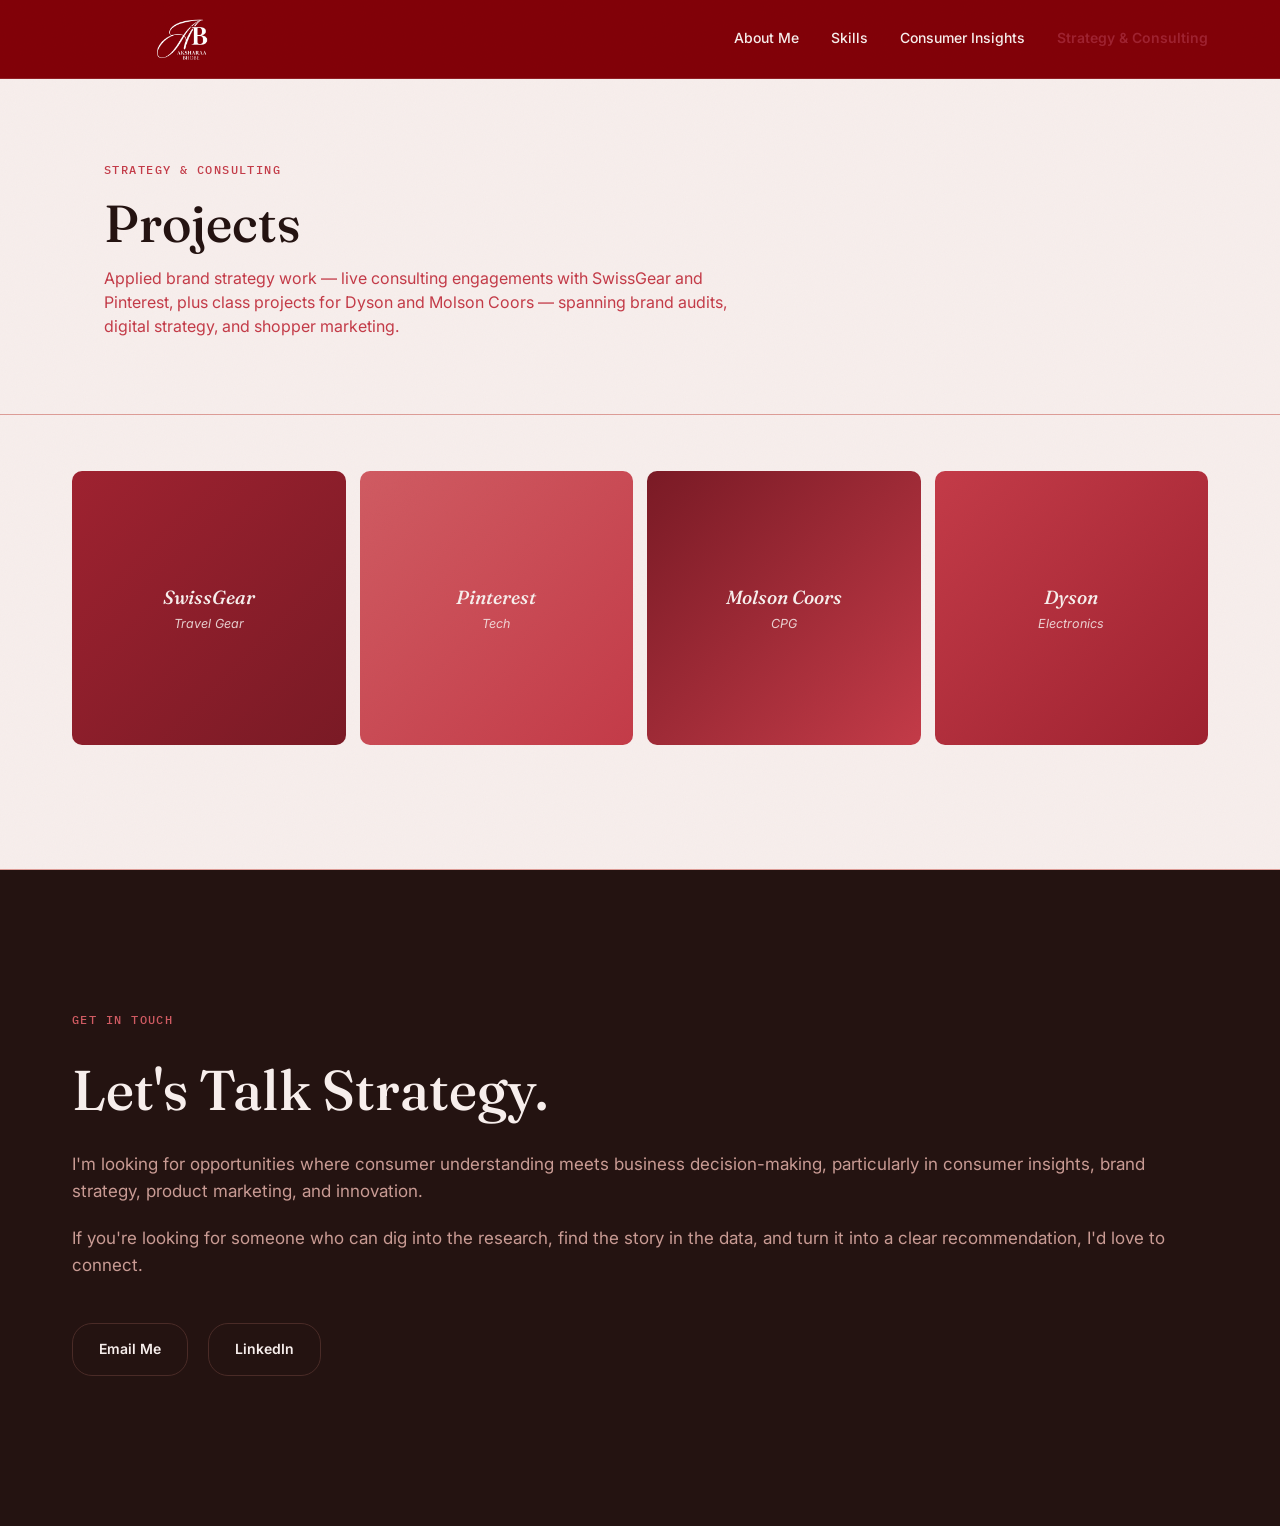
<file: strategy.html>
<!DOCTYPE html>
<html lang="en">
<head>
<meta charset="UTF-8">
<meta name="viewport" content="width=device-width, initial-scale=1.0">
<title>Strategy &amp; Consulting — Aksharaa Bhobe</title>
<meta name="description" content="Brand strategy and consulting case studies — brand audits, extension strategy, and go-to-market recommendations.">

<!-- Favicon -->
<link rel="icon" href="assets/favicon.ico" sizes="any">
<link rel="icon" type="image/png" sizes="32x32" href="assets/favicon-32x32.png">
<link rel="icon" type="image/png" sizes="16x16" href="assets/favicon-16x16.png">
<link rel="apple-touch-icon" sizes="180x180" href="assets/apple-touch-icon.png">
<link rel="icon" type="image/png" sizes="192x192" href="assets/android-chrome-192x192.png">
<link rel="icon" type="image/png" sizes="512x512" href="assets/android-chrome-512x512.png">

<!-- Open Graph / Facebook / LinkedIn -->
<!-- TODO: swap REPLACE_WITH_LIVE_URL for your live site URL once GitHub Pages is confirmed -->
<meta property="og:type" content="website" />
<meta property="og:url" content="https://REPLACE_WITH_LIVE_URL/strategy.html" />
<meta property="og:title" content="Strategy &amp; Consulting — Aksharaa Bhobe" />
<meta property="og:description" content="Brand strategy and consulting case studies — brand audits, extension strategy, and go-to-market recommendations." />
<meta property="og:image" content="https://REPLACE_WITH_LIVE_URL/assets/og-image.png" />
<meta property="og:image:width" content="1200" />
<meta property="og:image:height" content="630" />

<!-- Twitter / X -->
<meta name="twitter:card" content="summary_large_image" />
<meta name="twitter:url" content="https://REPLACE_WITH_LIVE_URL/strategy.html" />
<meta name="twitter:title" content="Strategy &amp; Consulting — Aksharaa Bhobe" />
<meta name="twitter:description" content="Brand strategy and consulting case studies — brand audits, extension strategy, and go-to-market recommendations." />
<meta name="twitter:image" content="https://REPLACE_WITH_LIVE_URL/assets/og-image.png" />

<link rel="preconnect" href="https://fonts.googleapis.com">
<link rel="preconnect" href="https://fonts.gstatic.com" crossorigin>
<link href="https://fonts.googleapis.com/css2?family=Fraunces:ital,opsz,wght@0,9..144,300;0,9..144,400;0,9..144,500;0,9..144,600;0,9..144,700;1,9..144,400;1,9..144,500&family=Inter:wght@400;500;600;700&family=IBM+Plex+Mono:wght@400;500&display=swap" rel="stylesheet">
<link rel="stylesheet" href="styles.css">
</head>
<body>

<div class="grain"></div>

<nav class="nav" id="nav">
  <div class="nav-inner">
    <a href="index.html" class="nav-mark"><img src="assets/logo.png" alt="Aksharaa Bhobe" class="nav-logo"></a>
    <div class="nav-links">
      <a href="index.html#drives">About Me</a>
      <a href="skills.html">Skills</a>
      <a href="research.html">Consumer Insights</a>
      <a href="strategy.html" class="active">Strategy &amp; Consulting</a>
    </div>
    <button class="nav-toggle" id="navToggle" aria-label="Toggle menu">
      <span></span><span></span><span></span>
    </button>
  </div>
</nav>

<header class="page-header">
  <div class="section-inner">
    <p class="mono eyebrow">STRATEGY &amp; CONSULTING</p>
    <h1 class="page-title">Projects</h1>
    <p class="page-sub page-sub-blurb">Applied brand strategy work — live consulting engagements with SwissGear and Pinterest, plus class projects for Dyson and Molson Coors — spanning brand audits, digital strategy, and shopper marketing.</p>
  </div>
</header>

<section class="projects">
  <div class="section-inner">
    <div class="tile-grid" id="tileGrid"></div>
    <div class="tile-grid-spacer" id="tileGridSpacer"></div>
    <div class="tile-panel" id="tilePanel"><div class="tile-panel-inner" id="tilePanelInner"></div></div>
  </div>
</section>

<footer class="contact" id="contact" aria-labelledby="contact-heading">
  <div class="section-inner contact-inner">
    <p class="mono eyebrow">Get In Touch</p>
    <h2 class="contact-title" id="contact-heading">Let's Talk Strategy.</h2>
    <p class="contact-sub">
      I'm looking for opportunities where consumer understanding meets business decision-making, particularly in consumer insights, brand strategy, product marketing, and innovation.
    </p>
    <p class="contact-sub contact-sub-2">
      If you're looking for someone who can dig into the research, find the story in the data, and turn it into a clear recommendation, I'd love to connect.
    </p>
    <div class="contact-links">
      <a href="mailto:akshbhobe@gmail.com" class="contact-link">Email Me</a>
      <a href="https://www.linkedin.com/in/aksharaa-bhobe" class="contact-link" target="_blank" rel="noopener">LinkedIn</a>
    </div>
  </div>
</footer>

<script src="script.js"></script>
<script>
(function () {
  var categories = [
    {
      key: "swissgear", name: "SwissGear", industry: "Travel Gear",
      gradient: "linear-gradient(135deg, var(--olive), var(--olive-deep))",
      cases: [
        {
          tag: "CLIENT — SWISSGEAR × GROUP III INTERNATIONAL", status: "LIVE ENGAGEMENT · NORTHWESTERN IQ CONSULTING", title: "Whitespace Opportunity &amp; Brand Strategy", pills: ["Strategy", "Quant"],
          problem: "SWISSGEAR wanted to identify new, high-revenue product categories outside their current catalog. Instead of a standard competitor benchmarking exercise, they needed hard proof of actual market size and consumer demand before investing in a new direction.",
          solution: "My team and I built a seven-criteria weighted scorecard to evaluate six potential product categories, then stress-tested the top three using primary research. We surveyed over 2,400 consumers, calculated the addressable market sizes, and ran a k-means segmentation analysis to isolate the exact buyer profiles most likely to purchase. To ensure absolute data integrity for the CEO and executive stakeholders, we ensured every data point was verified by three independent sources before being used as evidence.",
          impact: "We narrowed the six initial categories down to three final, client-approved opportunities, each backed by clear data on consumer purchase intent and willingness to pay. The executive team was so impressed by the rigor of the research that they requested an immediate, independent product brief for the top-performing category, which ultimately unlocked a collective $56M revenue opportunity.",
          contributionItems: [
            { title: "Market Sizing &amp; Data Modeling", text: "Owned the entire market-sizing methodology, including data source vetting, logic building, and cross-referencing conflicting industry reports." },
            { title: "Consumer Research", text: "Designed the consumer survey instrument and built the R data analysis pipeline (k-means clustering, factor analysis, and chi-square testing) to turn raw survey responses into distinct, actionable buyer segments." },
            { title: "Project &amp; Client Leadership", text: "Managed day-to-day client communications, kept the cross-functional team aligned across the 10-week sprint, and personally authored the final product brief that laid the groundwork for the $36M project." }
          ]
        }
      ]
    },
    {
      key: "pinterest", name: "Pinterest", industry: "Tech",
      gradient: "linear-gradient(135deg, var(--amber), var(--blue))",
      cases: [
        {
          tag: "CLIENT — PINTEREST", status: "LIVE ENGAGEMENT · BRAND COMMUNICATION DECISIONS", title: "Pinterest — Collage Ads Digital Brand Strategy", pills: ["Digital Strategy", "Brand Positioning"],
          problem: "Pinterest needed to prove feasibility for a new native ad format — Collage Ads — and that meant solving a three-way fit problem at once: which category could genuinely work on the platform, which specific brand within that category fit both Pinterest and the new format, and whether the format made sense for that category at all. Alc-bev brands don't naturally think of Pinterest as a media channel, which made the case even harder to build.",
          solution: "Ran a category-wide scan of the alcoholic beverage industry — effectively a SWOT across the entire vertical — to map where a genuine \"right to play\" existed for Pinterest, paired with a consumer-trend read on how people are actually drinking today and what they're looking for in the occasion.",
          impact: "The category scan surfaced intentionality as the trend driving consumer behavior right now, and it shows up directly in drinking behavior: Gen Z and younger cohorts are leading their lives — and their social occasions — with intentionality, seeking customization and curation over habit. That pointed straight at ready-to-drink as the category with the strongest fit, since its entire value proposition is curated, deliberate drinking, which lined up with Pinterest's brand equity and the new ad format at the same time, using Angry Orchard as the lead example. The result was one unifying equity statement — occasion ownership — that turned three separate fit questions (category, brand, format) into a single, defensible pitch instead of a media buy pitched on hope.",
          contribution: "I identified the intentionality trend and traced it through to drinking behavior and ready-to-drink category fit — the insight that tied the category, the brand, and the ad format together into one recommendation. I wrote the core positioning arguments (B2B and B2C) and the CBBE translation tying platform behavior to brand equity. On a related strategic recommendation for a craft cocktail brand, I served as closer — pulling platform behavior, category context, and brand justification into one final argument."
        }
      ]
    },
    {
      key: "molson-coors", name: "Molson Coors", industry: "CPG",
      gradient: "linear-gradient(135deg, var(--olive-deep), var(--blue))",
      cases: [
        {
          tag: "GROUP PROJECT — SHOPPER MARKETING", title: "Coors Banquet — Shopper Marketing Activation", pills: ["Shopper Marketing", "Category Management"],
          problem: "Near-zero trial among men 25–34 who buy beer on habit, not deliberate choice. Needed retailer-specific activations for Jewel-Osco and 7-Eleven.",
          solution: "Built a shopper insight rooted in identity tension — self-assured men in an uncertain world, resolved by Banquet's constancy — using a Holt cultural-branding lens, translated into differentiated retailer strategies.",
          impact: "A full-funnel shopper measurement plan, pre-shop email through in-store display through digital engagement, with retailer-specific KPIs proving a \"triple win\" for shopper, manufacturer, and retailer.",
          contribution: "I led the upfront insight and strategy work; wrote the core \"Because\" statement tying the cultural insight to a shopper reason-to-switch. I translated shopper insights into customer-facing recommendations for Jewel-Osco, connecting category management, space planning, and category leadership principles into a retailer strategy that ran end-to-end from insight to tactic to KPI."
        }
      ]
    },
    {
      key: "dyson", name: "Dyson", industry: "Electronics",
      gradient: "linear-gradient(135deg, var(--blue), var(--olive))",
      cases: [
        {
          tag: "GROUP PROJECT — BRAND MANAGEMENT", title: "Dyson — Brand Audit &amp; Extension Strategy", pills: ["Brand Audit", "Extension Strategy"],
          problem: "Dyson's brand equity is built almost entirely on vacuums and engineering credibility. The question: is that equity coherent enough to extend, and into what?",
          solution: "Ran a full brand audit — stated identity vs. real consumer perception (reviews, Reddit, TikTok) — then tested extension categories via survey and depth interviews. Landed on kitchen appliances: absent from the portfolio, consistent with the engineering identity, backed by category growth.",
          impact: "A dual-horizon recommendation: kitchen appliances short-term, a broader home-ecosystem vision long-term — grounded in stated identity and consumer-validated data, not a guess.",
          contribution: "I owned the audit framework and its Goal/Purpose framing; designed the primary research instruments (survey + depth-interview guide probing brand-equity transfer and true purchase intent); and tied the workstreams together into the final recommendation, evaluation strategy, and synthesis."
        }
      ]
    }
  ];

  var tileGrid = document.getElementById('tileGrid');
  var panel = document.getElementById('tilePanel');
  var panelInner = document.getElementById('tilePanelInner');
  if (!tileGrid || !panel) return;

  var activeKey = null;
  var currentIndex = 0;
  var viewMode = 'case'; // 'index' | 'case'

  function renderIndex(cat) {
    var rowsHtml = cat.cases.map(function (c, i) {
      return '<button type="button" class="case-index-row" data-i="' + i + '">' +
          '<span class="case-index-row-text">' +
            '<span class="case-index-row-title">' + c.title + '</span>' +
            '<span class="case-index-row-hook">' + (c.hook || '') + '</span>' +
          '</span>' +
          '<span class="case-index-row-arrow">→</span>' +
        '</button>';
    }).join('');

    panelInner.innerHTML =
      '<div class="acc-case case-index">' +
        '<span class="acc-cat-chip" style="background:' + cat.gradient + '">' + cat.name + '</span>' +
        '<div class="case-index-list">' + rowsHtml + '</div>' +
      '</div>';

    panelInner.querySelectorAll('.case-index-row').forEach(function (row) {
      row.addEventListener('click', function () {
        currentIndex = parseInt(row.getAttribute('data-i'), 10);
        viewMode = 'case';
        renderCase(cat);
        syncHeight();
        scrollToPanelTop();
      });
    });
  }

  function renderCase(cat) {
    var c = cat.cases[currentIndex];
    var pillsHtml = c.pills.map(function (p) { return '<span class="tag-pill">' + p + '</span>'; }).join('');
    var hasMultiple = cat.cases.length > 1;
    var isLast = currentIndex === cat.cases.length - 1;
    var nextCase = hasMultiple ? cat.cases[isLast ? 0 : currentIndex + 1] : null;

    var backHtml = hasMultiple ? '<button type="button" class="case-index-back mono">‹ All ' + cat.name + ' studies</button>' : '';

    var navHtmlTop = hasMultiple ? '<div class="acc-nav-top">' +
        '<button type="button" class="acc-nav-btn acc-prev" ' + (currentIndex === 0 ? 'disabled' : '') + ' aria-label="Previous case">‹</button>' +
        '<span class="acc-index mono">' + (currentIndex + 1) + ' of ' + cat.cases.length + '</span>' +
        '<button type="button" class="acc-nav-btn acc-next-step" ' + (isLast ? 'disabled' : '') + ' aria-label="Next case">›</button>' +
      '</div>' : '';

    var navHtmlBottom = hasMultiple ? '<button type="button" class="acc-next-teaser acc-next-wrap" aria-label="' + (isLast ? 'Back to first study' : 'Next study') + '">' +
        '<span class="acc-next-teaser-text">' +
          '<span class="acc-next-teaser-label mono">' + (isLast ? 'Back to the first study' : 'Next in ' + cat.name) + '</span>' +
          '<span class="acc-next-teaser-title">' + nextCase.title + '</span>' +
        '</span>' +
        '<span class="acc-next-teaser-arrow">→</span>' +
      '</button>' : '';

    var statusHtml = c.status ? '<p class="case-status mono">' + c.status + '</p>' : '';
    var contributionHtml = c.contributionItems
      ? '<ul class="contribution-list">' + c.contributionItems.map(function (item) {
          return '<li><strong>' + item.title + ':</strong> ' + item.text + '</li>';
        }).join('') + '</ul>'
      : '<p class="case-section-text">' + c.contribution + '</p>';
    panelInner.innerHTML =
      '<div class="acc-case">' +
        backHtml +
        '<span class="acc-cat-chip" style="background:' + cat.gradient + '">' + cat.name + '</span>' +
        '<p class="case-tag mono">' + c.tag + '</p>' +
        '<h3>' + c.title + '</h3>' +
        statusHtml +
        navHtmlTop +
        '<div class="pill-row">' + pillsHtml + '</div>' +
        '<div class="case-body">' +
          '<div class="case-section"><p class="case-section-label mono">The Problem</p><p class="case-section-text">' + c.problem + '</p></div>' +
          '<div class="case-section"><p class="case-section-label mono">The Solution</p><p class="case-section-text">' + c.solution + '</p></div>' +
          '<div class="case-section"><p class="case-section-label mono">The Impact</p><p class="case-section-text">' + c.impact + '</p></div>' +
        '</div>' +
        '<div class="case-section contribution"><p class="case-section-label mono">My Contribution</p>' + contributionHtml + '</div>' +
        navHtmlBottom +
      '</div>';

    if (hasMultiple) {
      panelInner.querySelectorAll('.case-index-back').forEach(function (btn) {
        btn.addEventListener('click', function () {
          viewMode = 'index';
          renderIndex(cat);
          syncHeight();
          scrollToPanelTop();
        });
      });
      panelInner.querySelectorAll('.acc-prev').forEach(function (btn) {
        btn.addEventListener('click', function () {
          if (currentIndex > 0) { currentIndex--; renderCase(cat); syncHeight(); scrollToPanelTop(); }
        });
      });
      panelInner.querySelectorAll('.acc-next-step').forEach(function (btn) {
        btn.addEventListener('click', function () {
          if (currentIndex < cat.cases.length - 1) { currentIndex++; renderCase(cat); syncHeight(); scrollToPanelTop(); }
        });
      });
      panelInner.querySelectorAll('.acc-next-wrap').forEach(function (btn) {
        btn.addEventListener('click', function () {
          currentIndex = (currentIndex + 1) % cat.cases.length;
          renderCase(cat); syncHeight();
          scrollToPanelTop();
        });
      });
    }
  }

  function syncHeight() {
    panel.style.maxHeight = panelInner.scrollHeight + 'px';
  }

  // Re-anchors the viewport to the top of the panel, just under the fixed nav,
  // whenever the panel's content changes (opening a case, going back to the index,
  // stepping prev/next). Without this, the scroll position stays wherever the user
  // was — e.g. deep in a long index list — so the new content renders off the top
  // of the screen and the title is invisible until the user manually scrolls up.
  // This is what made mobile browsing feel broken.
  function scrollToPanelTop() {
    var navHeight = 78;
    var dockOffset = (tileGrid.classList.contains('docked') && spacer) ? spacer.offsetHeight : 0;
    var offset = navHeight + dockOffset;
    var rect = panel.getBoundingClientRect();
    if (rect.top < offset || rect.top > offset + 40) {
      var targetY = (window.scrollY || window.pageYOffset) + rect.top - offset - 16;
      window.scrollTo({ top: Math.max(targetY, 0), behavior: 'smooth' });
    }
  }

  categories.forEach(function (cat) {
    var tile = document.createElement('button');
    tile.type = 'button';
    tile.className = 'tile';
    tile.style.background = cat.gradient;
    tile.dataset.key = cat.key;
    tile.innerHTML = '<span class="tile-name">' + cat.name + '</span><span class="tile-industry">' + cat.industry + '</span>';
    tileGrid.appendChild(tile);

    tile.addEventListener('click', function () {
      var tiles = tileGrid.querySelectorAll('.tile');

      if (activeKey === cat.key) {
        activeKey = null;
        tiles.forEach(function (t) { t.classList.remove('active'); });
        panel.classList.remove('visible');
        panel.style.maxHeight = '0px';
        return;
      }

      activeKey = cat.key;
      currentIndex = 0;
      tiles.forEach(function (t) { t.classList.toggle('active', t.dataset.key === cat.key); });
      panelInner.style.setProperty('--tile-panel-accent', cat.gradient);
      if (cat.cases.length > 1) {
        viewMode = 'index';
        renderIndex(cat);
      } else {
        viewMode = 'case';
        renderCase(cat);
      }
      panel.classList.add('visible');
      syncHeight();
      scrollToPanelTop();
    });
  });

  // ---- Keyboard nav: left/right arrows step through cases when a case (not the index) is open ----
  document.addEventListener('keydown', function (e) {
    if (!activeKey || viewMode !== 'case') return;
    if (e.key !== 'ArrowLeft' && e.key !== 'ArrowRight') return;
    var cat = categories.find(function (c) { return c.key === activeKey; });
    if (!cat || cat.cases.length < 2) return;
    if (e.key === 'ArrowLeft' && currentIndex > 0) {
      currentIndex--; renderCase(cat); syncHeight();
    } else if (e.key === 'ArrowRight' && currentIndex < cat.cases.length - 1) {
      currentIndex++; renderCase(cat); syncHeight();
    }
  });

  // ---- Scroll-morph: tile grid docks into a sticky pill bar once scrolled past ----
  var spacer = document.getElementById('tileGridSpacer');
  if (spacer) {
    var gridNaturalHeight = tileGrid.offsetHeight;
    var gridInitialTop = tileGrid.getBoundingClientRect().top + (window.scrollY || window.pageYOffset);
    var isDocked = false;

    function updateDockState() {
      var scrollY = window.scrollY || window.pageYOffset;
      var shouldDock = scrollY > gridInitialTop - 78;
      if (shouldDock && !isDocked) {
        isDocked = true;
        tileGrid.classList.add('docked');
        // measure AFTER docking — the pill bar can wrap to 2 rows on narrow
        // screens, and its height differs from the un-docked grid's height
        spacer.style.height = tileGrid.offsetHeight + 'px';
      } else if (!shouldDock && isDocked) {
        isDocked = false;
        tileGrid.classList.remove('docked');
        spacer.style.height = '0px';
      } else if (shouldDock && isDocked) {
        // still docked, but a resize may have changed how many rows it wraps to
        spacer.style.height = tileGrid.offsetHeight + 'px';
      }
    }

    window.addEventListener('scroll', function () { requestAnimationFrame(updateDockState); }, { passive: true });
    updateDockState();
  }

  window.addEventListener('resize', function () {
    if (activeKey) syncHeight();
    if (spacer) requestAnimationFrame(updateDockState);
  });
})();
</script>
</body>
</html>
</file>
<file: styles.css>
/* ============================================
   TOKENS
   ============================================ */
:root {
  --ink: #241311;
  --ink-soft: #612019;
  --olive: #9F2230;
  --olive-deep: #7A1A25;
  --paper: #F7EEEC;
  --paper-raised: #ECCFCB;
  --line: #DD9D97;
  --amber: #D05B62;
  --amber-deep: #A8434B;
  --amber-soft: rgba(208, 91, 98, 0.30);
  --blue: #C43B48;
  --blue-soft: #B23440;
  --red: #9F2230;
  --highlight: #ECCFCB;

  --font-display: 'Fraunces', serif;
  --font-body: 'Inter', -apple-system, BlinkMacSystemFont, sans-serif;
  --font-mono: 'IBM Plex Mono', monospace;

  --max-width: 1200px;
  --radius: 20px;
  --radius-sm: 10px;
}

* { box-sizing: border-box; margin: 0; padding: 0; }

html { scroll-behavior: smooth; }

body {
  background: var(--paper);
  color: var(--ink);
  font-family: var(--font-body);
  font-size: 16px;
  line-height: 1.6;
  -webkit-font-smoothing: antialiased;
  overflow-x: hidden;
}

@media (prefers-reduced-motion: reduce) {
  html { scroll-behavior: auto; }
  * { animation-duration: 0.01ms !important; transition-duration: 0.01ms !important; }
}

a { color: inherit; text-decoration: none; }
ul { list-style: none; }

.mono { font-family: var(--font-mono); letter-spacing: 0.02em; }

.eyebrow {
  font-size: 12px;
  text-transform: uppercase;
  letter-spacing: 0.12em;
  color: var(--blue);
  font-weight: 500;
  margin-bottom: 16px;
}

.section-inner {
  max-width: var(--max-width);
  margin: 0 auto;
  padding: 0 32px;
}

/* subtle paper grain overlay */
.grain {
  position: fixed;
  inset: 0;
  pointer-events: none;
  z-index: 999;
  opacity: 0.035;
  background-image: url("data:image/svg+xml,%3Csvg xmlns='http://www.w3.org/2000/svg' width='200' height='200'%3E%3Cfilter id='n'%3E%3CfeTurbulence type='fractalNoise' baseFrequency='0.9' numOctaves='2' stitchTiles='stitch'/%3E%3C/filter%3E%3Crect width='100%25' height='100%25' filter='url(%23n)'/%3E%3C/svg%3E");
  mix-blend-mode: multiply;
}

/* ============================================
   NAV
   ============================================ */
.nav {
  position: fixed;
  top: 0;
  left: 0;
  right: 0;
  z-index: 100;
  background: #820108;
  border-bottom: 1px solid rgba(255, 255, 255, 0.12);
}

.nav-inner {
  max-width: var(--max-width);
  margin: 0 auto;
  padding: 10px 32px;
  display: flex;
  align-items: center;
  justify-content: space-between;
}

.nav-mark {
  display: flex;
  align-items: center;
}

.nav-logo {
  height: 58px;
  width: auto;
  display: block;
}

.nav-links { display: flex; gap: 32px; }
.nav-links a {
  font-size: 14px;
  font-weight: 500;
  color: var(--paper);
  position: relative;
  padding-bottom: 2px;
}
.nav-links a:hover { color: var(--amber); }
.nav-links a::after {
  content: '';
  position: absolute;
  bottom: -2px;
  left: 0;
  width: 0;
  height: 1px;
  background: var(--amber);
  transition: width 0.25s ease;
}
.nav-links a:hover::after { width: 100%; }

/* ---- nav dropdown ---- */
.nav-item-dropdown { position: relative; }
.nav-dropdown-trigger {
  display: flex;
  align-items: center;
  gap: 5px;
  font-size: 14px;
  font-weight: 500;
  color: var(--ink-soft);
  background: none;
  border: none;
  cursor: pointer;
  font-family: var(--font-body);
  padding: 0;
}
.nav-dropdown-trigger:hover { color: var(--ink); }
.nav-dropdown-trigger svg { transition: transform 0.2s ease; }
.nav-item-dropdown.open .nav-dropdown-trigger svg { transform: rotate(180deg); }

.nav-dropdown-menu {
  position: absolute;
  top: calc(100% + 14px);
  left: 50%;
  transform: translateX(-50%);
  background: var(--paper-raised);
  border: 1px solid var(--line);
  border-radius: var(--radius-sm);
  min-width: 240px;
  padding: 8px;
  box-shadow: 0 12px 32px rgba(36, 19, 17, 0.14);
  opacity: 0;
  visibility: hidden;
  transform: translateX(-50%) translateY(-6px);
  transition: opacity 0.2s ease, transform 0.2s ease, visibility 0.2s ease;
  z-index: 50;
}
.nav-item-dropdown.open .nav-dropdown-menu {
  opacity: 1;
  visibility: visible;
  transform: translateX(-50%) translateY(0);
}
.nav-dropdown-menu a {
  display: block;
  padding: 10px 14px;
  border-radius: var(--radius-sm);
  font-size: 14px;
  font-weight: 500;
  color: var(--ink);
}
.nav-dropdown-menu a:hover { background: var(--paper); color: var(--olive); }
.nav-dropdown-menu a::after { display: none; }

/* ---- filter chips ---- */
.filter-bar {
  display: flex;
  align-items: center;
  gap: 10px;
  flex-wrap: wrap;
  margin-bottom: 48px;
  padding-bottom: 32px;
  border-bottom: 1px solid var(--line);
}
.filter-label {
  font-size: 12px;
  color: var(--ink-soft);
  margin-right: 4px;
}
.filter-chip {
  font-family: var(--font-mono);
  font-size: 12px;
  padding: 8px 16px;
  border: 1px solid var(--line);
  border-radius: 999px;
  background: transparent;
  color: var(--ink-soft);
  cursor: pointer;
  transition: all 0.2s ease;
}
.filter-chip:hover { border-color: var(--olive); color: var(--olive); }
.filter-chip.active {
  background: var(--olive);
  border-color: var(--olive);
  color: var(--paper);
}

.case-tags {
  display: flex;
  gap: 8px;
  margin-top: 14px;
  flex-wrap: wrap;
}
.case-pill {
  font-family: var(--font-mono);
  font-size: 10.5px;
  padding: 4px 11px;
  border-radius: 999px;
  background: var(--paper-raised);
  border: 1px solid var(--line);
  color: var(--ink-soft);
  letter-spacing: 0.02em;
}

.case.filtered-out { display: none; }

/* ---- page hero (non-home pages) ---- */
.page-hero {
  padding: 160px 32px 60px;
  max-width: var(--max-width);
  margin: 0 auto;
}
.page-hero h1 {
  font-family: var(--font-display);
  font-weight: 500;
  font-size: clamp(36px, 5vw, 54px);
  line-height: 1.1;
  margin-bottom: 14px;
  max-width: 720px;
}
.page-hero p {
  font-size: 17px;
  color: var(--ink-soft);
  max-width: 600px;
}

/* ---- clients / partners ---- */
.clients {
  padding: 90px 0;
  border-top: 1px solid var(--line);
}
.clients-grid {
  display: grid;
  grid-template-columns: repeat(4, 1fr);
  gap: 1px;
  background: var(--line);
  border: 1px solid var(--line);
  margin-top: 40px;
  border-radius: var(--radius-sm);
  overflow: hidden;
}
.client-cell {
  background: var(--paper);
  padding: 32px 20px;
  text-align: center;
}
.client-cell .mono {
  font-size: 11px;
  color: var(--blue);
  display: block;
  margin-bottom: 6px;
}
.client-cell p:last-child {
  font-family: var(--font-display);
  font-size: 17px;
  color: var(--ink);
}

.nav-toggle {
  display: none;
  flex-direction: column;
  gap: 5px;
  background: none;
  border: none;
  cursor: pointer;
  padding: 8px;
}
.nav-toggle span {
  width: 22px;
  height: 1.5px;
  background: var(--paper);
  transition: transform 0.25s ease, opacity 0.25s ease;
}
.nav-toggle.open span:nth-child(1) { transform: translateY(6.5px) rotate(45deg); }
.nav-toggle.open span:nth-child(2) { opacity: 0; }
.nav-toggle.open span:nth-child(3) { transform: translateY(-6.5px) rotate(-45deg); }

/* ============================================
   HERO
   ============================================ */
.hero {
  padding: 170px 32px 100px;
  max-width: var(--max-width);
  margin: 0 auto;
  position: relative;
  overflow: hidden;
}

.hero::before {
  content: '';
  position: absolute;
  top: -80px;
  right: -10%;
  width: 640px;
  height: 640px;
  background: radial-gradient(circle, rgba(208,91,98,0.16), rgba(221,157,151,0.08) 45%, transparent 70%);
  border-radius: 50%;
  z-index: -1;
}

.hero-inner { max-width: 760px; }

.hero-flex {
  display: flex;
  align-items: center;
  justify-content: space-between;
  gap: 48px;
}

.hero-photo {
  flex-shrink: 0;
  width: 380px;
}
.hero-photo img {
  width: 100%;
  height: auto;
  aspect-ratio: 514 / 564;
  object-fit: cover;
  border-radius: var(--radius);
  border: 1px solid var(--line);
  display: block;
}
.hero-photo-mobile { display: none; }

@media (max-width: 860px) {
  .hero-flex { flex-direction: column; gap: 32px; }
  .hero-photo-desktop { display: none; }
  .hero-photo-mobile { display: block; width: 100%; max-width: 280px; margin: 20px auto; }
}

.eyebrow.mono { font-size: 12px; }

/* ---- Hero intro: a single confident statement, staggered in one clean
   pass from eyebrow down to the CTAs. Recruiters get a clear read order:
   credential → headline claim → proof (experience, then the SwissGear
   figure) → target roles → action. ---- */
.hero-eyebrow {
  margin-bottom: 18px;
  opacity: 0;
  animation: riseIn 0.7s ease 0s forwards;
}

.hero-greeting {
  font-family: var(--font-display);
  font-weight: 500;
  font-size: clamp(34px, 5.6vw, 60px);
  line-height: 1.08;
  letter-spacing: -0.01em;
  color: var(--ink);
  margin-bottom: 8px;
  opacity: 0;
  animation: riseIn 0.7s ease 0.08s forwards;
}
.hero-accent { color: var(--olive); }

.hero-credential {
  font-family: var(--font-display);
  font-weight: 500;
  font-size: clamp(21px, 3vw, 30px);
  line-height: 1.3;
  color: var(--ink);
  max-width: 640px;
  margin-bottom: 22px;
  opacity: 0;
  animation: riseIn 0.7s ease 0.16s forwards;
}
.accent-term { color: var(--olive); }

.hero-tagline {
  font-size: clamp(17px, 2vw, 20px);
  line-height: 1.55;
  color: var(--ink-soft);
  max-width: 620px;
  margin-bottom: 38px;
  opacity: 0;
  animation: riseIn 0.7s ease 0.32s forwards;
}

.hero-position {
  font-family: var(--font-display);
  font-style: italic;
  font-weight: 400;
  font-size: clamp(20px, 3vw, 28px);
  color: var(--blue);
  margin-bottom: 16px;
}

.hero-lede {
  font-size: clamp(17px, 2vw, 20px);
  line-height: 1.55;
  color: var(--ink-soft);
  max-width: 620px;
  margin-bottom: 40px;
  opacity: 0;
  animation: riseIn 0.7s ease 0.24s forwards;
}
.hero-tagline + .hero-lede { animation-delay: 0.4s; }
.hero-lede strong { color: var(--olive); font-weight: 700; }

@keyframes riseIn {
  from { opacity: 0; transform: translateY(12px); }
  to { opacity: 1; transform: translateY(0); }
}

.hero-seeking {
  margin-bottom: 30px;
  opacity: 0;
  animation: riseIn 0.7s ease 0.48s forwards;
}
.hero-seeking-roles {
  font-size: 17px;
  font-weight: 500;
  color: var(--ink);
  line-height: 1.6;
}
.hero-seeking .sep {
  margin: 0 2px;
  color: var(--line);
}

.hero-cta {
  display: flex;
  gap: 16px;
  opacity: 0;
  animation: riseIn 0.7s ease 0.56s forwards;
}

.hero-v2 .hero-seeking { text-align: center; }
.hero-v2 .hero-cta { justify-content: center; }

.btn {
  font-family: var(--font-body);
  font-weight: 600;
  font-size: 14px;
  padding: 14px 26px;
  border-radius: var(--radius);
  display: inline-block;
  transition: transform 0.25s ease, background 0.25s ease, color 0.25s ease, box-shadow 0.25s ease;
}
.btn-primary {
  background: var(--olive);
  color: var(--paper);
}
.btn-primary:hover {
  background: var(--olive-deep);
  transform: scale(1.03);
  box-shadow: 0 8px 24px rgba(159, 34, 48, 0.25);
}
.btn-ghost {
  border: 1px solid var(--olive);
  color: var(--olive);
}
.btn-ghost:hover { background: var(--olive); color: var(--paper); transform: scale(1.03); }

/* ---- signature transcript element ---- */
.transcript-block {
  max-width: var(--max-width);
  margin: 90px auto 0;
  display: grid;
  grid-template-columns: 1fr 60px 1fr;
  align-items: center;
  gap: 12px;
  opacity: 0;
  animation: riseIn 1s ease 0.75s forwards;
}

.transcript-card {
  background: var(--paper-raised);
  border: 1px solid var(--line);
  border-radius: var(--radius);
  padding: 28px 30px;
  position: relative;
}

.transcript-label {
  font-size: 11px;
  color: var(--ink-soft);
  margin-bottom: 14px;
  text-transform: uppercase;
  letter-spacing: 0.06em;
}

.transcript-line {
  font-family: var(--font-display);
  font-size: 19px;
  line-height: 1.5;
  color: var(--ink);
}

.hl {
  background: var(--amber-soft);
  padding: 0 3px;
  border-radius: 2px;
  box-decoration-break: clone;
  -webkit-box-decoration-break: clone;
}
.hl-2 { background: rgba(181, 69, 61, 0.18); }

.margin-note {
  margin-top: 16px;
  font-size: 12px;
  color: var(--red);
  font-style: normal;
}

.resolve-arrow {
  display: flex;
  align-items: center;
  justify-content: center;
  color: var(--blue);
}

.strategy-card {
  background: var(--olive);
  color: var(--paper);
  border-radius: var(--radius);
  padding: 28px 30px;
}
.strategy-label {
  font-size: 11px;
  color: var(--highlight);
  margin-bottom: 14px;
  letter-spacing: 0.08em;
}
.strategy-line {
  font-family: var(--font-display);
  font-size: 19px;
  line-height: 1.5;
}

/* ============================================
   ABOUT
   ============================================ */
.about {
  padding: 120px 0;
  border-top: 1px solid var(--line);
}

#process { padding-bottom: 50px; }

.about-grid {
  display: grid;
  grid-template-columns: 200px 1fr;
  gap: 60px;
  min-width: 0;
}
.about-grid > * { min-width: 0; }

.about-grid-photo {
  grid-template-columns: 200px 200px 1fr;
}

.about-photo img {
  width: 100%;
  aspect-ratio: 514 / 564;
  object-fit: cover;
  border-radius: var(--radius-sm);
  border: 1px solid var(--line);
  display: block;
}

.about-lead {
  font-family: var(--font-display);
  font-size: clamp(22px, 2.6vw, 28px);
  line-height: 1.45;
  margin-bottom: 28px;
  color: var(--ink);
}

.about-content p:not(.about-lead) {
  font-size: 17px;
  color: var(--ink-soft);
  margin-bottom: 20px;
  max-width: 640px;
}

.about-facts {
  display: grid;
  grid-template-columns: repeat(3, 1fr);
  gap: 32px;
  margin-top: 48px;
  padding-top: 40px;
  border-top: 1px solid var(--line);
  max-width: 640px;
}

.fact-num {
  font-size: 32px;
  color: var(--blue);
  margin-bottom: 6px;
}

.fact-label {
  font-size: 13px;
  color: var(--ink-soft);
  line-height: 1.4;
}

/* ============================================
   PROJECTS
   ============================================ */
.projects {
  padding: 56px 0 120px;
  border-top: 1px solid var(--line);
}

.projects-alt {
  background: var(--paper-raised);
}

.section-title {
  font-family: var(--font-display);
  font-weight: 500;
  font-size: clamp(30px, 4vw, 44px);
  line-height: 1.1;
  margin-bottom: 12px;
  max-width: 700px;
}

.section-sub {
  font-size: 15px;
  color: var(--blue);
  margin-bottom: 60px;
  font-weight: 500;
}

.case-list {
  display: flex;
  flex-direction: column;
  gap: 0;
}

.case {
  padding: 44px 0;
  border-top: 1px solid var(--line);
  display: grid;
  grid-template-columns: 320px 1fr;
  gap: 48px;
}
.case:last-child { border-bottom: 1px solid var(--line); }

.case-tag {
  font-size: 11px;
  color: var(--blue);
  letter-spacing: 0.04em;
  margin-bottom: 10px;
  display: block;
}

.case-head h3 {
  font-family: var(--font-display);
  font-weight: 500;
  font-size: 24px;
  line-height: 1.25;
  margin-bottom: 10px;
}

.case-status {
  font-size: 11px;
  color: var(--amber);
  background: rgba(227, 169, 58, 0.14);
  display: inline-block;
  padding: 4px 10px;
  border-radius: 20px;
  margin-top: 4px;
}

.case-body p {
  font-size: 15.5px;
  color: var(--ink-soft);
  line-height: 1.65;
  margin-bottom: 16px;
}
.case-body p:last-child { margin-bottom: 0; }
.case-body strong { color: var(--ink); font-weight: 600; }

.contribution {
  background: rgba(196, 59, 72, 0.07);
  border-left: 2px solid var(--blue);
  padding: 14px 18px;
  border-radius: 0 var(--radius-sm) var(--radius-sm) 0;
}

/* ============================================
   SKILLS
   ============================================ */
.skills {
  padding: 40px 0 100px;
  border-top: 1px solid var(--line);
}

.skills-grid {
  display: grid;
  grid-template-columns: repeat(auto-fit, minmax(200px, 1fr));
  gap: 48px;
  margin-top: 48px;
}

.skill-ai-trigger {
  background: none;
  border: none;
  padding: 0;
  font-family: var(--font-body);
  font-size: 15.5px;
  color: var(--blue);
  font-weight: 600;
  cursor: pointer;
  text-align: left;
  transition: color 0.2s ease;
}
.skill-ai-trigger:hover { color: var(--olive); }

.skill-col h4 {
  font-size: 12px;
  color: var(--blue);
  letter-spacing: 0.08em;
  margin-bottom: 20px;
  padding-bottom: 14px;
  border-bottom: 1px solid var(--line);
}

.skill-col li {
  font-size: 15.5px;
  color: var(--ink-soft);
  padding: 9px 0;
  border-bottom: 1px dashed var(--line);
}
.skill-col li:last-child { border-bottom: none; }

/* ============================================
   CONTACT / FOOTER
   ============================================ */
.contact {
  padding: 140px 0 60px;
  border-top: 1px solid var(--line);
  background: var(--ink);
  color: var(--paper);
}

.contact .eyebrow { color: var(--amber); }

.contact-title {
  font-family: var(--font-display);
  font-weight: 500;
  font-size: clamp(36px, 6vw, 56px);
  margin-bottom: 16px;
}

.contact-sub {
  font-size: 17px;
  color: #B8B5AC;
  margin-bottom: 44px;
}

.contact-links {
  display: flex;
  gap: 20px;
  margin-bottom: 90px;
  flex-wrap: wrap;
}

.contact-link {
  border: 1px solid #4A2B27;
  padding: 14px 26px;
  border-radius: var(--radius);
  font-size: 14px;
  font-weight: 600;
  transition: background 0.2s ease, border-color 0.2s ease, transform 0.2s ease;
}
.contact-link:hover {
  background: var(--amber);
  border-color: var(--amber);
  color: var(--paper);
  transform: scale(1.04);
}

.footer-note {
  font-size: 12px;
  color: #B08078;
}

.contact-sub { color: #C99B94; }

/* ============================================
   RESPONSIVE
   ============================================ */
@media (max-width: 860px) {
  .about-grid { grid-template-columns: 1fr; gap: 20px; }
  .about-grid-photo { grid-template-columns: 1fr; }
  .about-photo { max-width: 220px; }
  .about-facts { grid-template-columns: 1fr; gap: 24px; }
  .case { grid-template-columns: 1fr; gap: 18px; }
  .skills-grid { grid-template-columns: 1fr; gap: 36px; }
  .transcript-block { grid-template-columns: 1fr; }
  .resolve-arrow { transform: rotate(90deg); margin: 4px auto; }
}

@media (max-width: 700px) {
  .nav-logo { height: 32px; }
  .nav-links {
    display: flex;
    position: absolute;
    top: 100%;
    left: 0;
    right: 0;
    background: #820108;
    flex-direction: column;
    padding: 20px 32px 28px;
    border-bottom: 1px solid rgba(255,255,255,0.12);
    gap: 18px;
    opacity: 0;
    visibility: hidden;
    transform: translateY(-8px);
    transition: opacity 0.25s ease, transform 0.25s ease, visibility 0.25s ease;
  }
  .nav-toggle { display: flex; }
  .nav-links.mobile-open {
    opacity: 1;
    visibility: visible;
    transform: translateY(0);
  }
  .nav-item-dropdown.open .nav-dropdown-menu {
    position: static;
    transform: none;
    box-shadow: none;
    margin-top: 10px;
    opacity: 1;
    visibility: visible;
  }
  .nav-dropdown-menu { min-width: 0; }
  .hero { padding: 130px 24px 70px; }
  .section-inner { padding: 0 24px; }
  .hero-cta { flex-direction: column; }
  .btn { text-align: center; }
  .page-hero { padding: 130px 24px 40px; }
  .clients-grid { grid-template-columns: repeat(2, 1fr); }
}

/* ============================================
   NAV DROPDOWN
   ============================================ */
.nav-dropdown { position: relative; }
.nav-dropdown-btn {
  background: none;
  border: none;
  font-family: var(--font-body);
  font-size: 14px;
  font-weight: 500;
  color: var(--paper);
  cursor: pointer;
  display: flex;
  align-items: center;
  gap: 4px;
  padding: 0;
}
.nav-dropdown-btn:hover { color: var(--amber); }
.caret { font-size: 10px; transition: transform 0.2s ease; }
.nav-dropdown:hover .caret { transform: rotate(180deg); }

.nav-dropdown-menu {
  position: absolute;
  top: 100%;
  left: 50%;
  transform: translateX(-50%) translateY(4px);
  background: var(--paper-raised);
  border: 1px solid var(--line);
  border-radius: var(--radius-sm);
  padding: 8px;
  min-width: 200px;
  opacity: 0;
  visibility: hidden;
  transition: opacity 0.2s ease, transform 0.2s ease, visibility 0.2s ease;
  box-shadow: 0 12px 28px rgba(36, 19, 17, 0.12);
}
.nav-dropdown:hover .nav-dropdown-menu,
.nav-dropdown:focus-within .nav-dropdown-menu {
  opacity: 1;
  visibility: visible;
  transform: translateX(-50%) translateY(0);
}
.nav-dropdown-menu a {
  display: block;
  padding: 10px 12px;
  font-size: 14px;
  border-radius: 6px;
  color: var(--ink-soft);
}
.nav-dropdown-menu a:hover { background: var(--paper); color: var(--ink); }
.nav-dropdown-menu a.active { color: var(--olive); font-weight: 600; }
.nav-links a.active { color: var(--olive); font-weight: 600; }

/* Mobile dropdown behaves as static block */
@media (max-width: 700px) {
  .nav-dropdown-menu {
    position: static;
    transform: none;
    opacity: 1;
    visibility: visible;
    display: none;
    background: transparent;
    border: none;
    box-shadow: none;
    padding: 0;
    margin-top: 10px;
    width: 100%;
  }
  .nav-dropdown-menu a {
    color: var(--paper);
    opacity: 0.85;
  }
  .nav-dropdown-menu a:hover { background: rgba(255,255,255,0.08); color: var(--paper); opacity: 1; }
  .nav-dropdown.mobile-open .nav-dropdown-menu { display: block; }
  .nav-dropdown-btn { width: 100%; justify-content: space-between; padding: 4px 0; }
}

/* ============================================
   PAGE HEADER (project/skills pages)
   ============================================ */
.page-header {
  padding: 160px 32px 40px;
  max-width: var(--max-width);
  margin: 0 auto;
}

.page-title {
  font-family: var(--font-display);
  font-weight: 500;
  font-size: clamp(32px, 5vw, 52px);
  line-height: 1.1;
  margin-bottom: 14px;
  max-width: 760px;
}

.page-sub {
  font-size: 16px;
  color: var(--blue);
  font-weight: 500;
  margin-bottom: 36px;
}

.page-sub-blurb {
  max-width: 640px;
  font-weight: 400;
  line-height: 1.5;
}

/* ============================================
   FILTER BAR
   ============================================ */
.filter-bar {
  display: flex;
  flex-wrap: wrap;
  gap: 10px;
  margin-top: 12px;
}

.filter-pill {
  font-family: var(--font-body);
  font-size: 13px;
  font-weight: 600;
  padding: 9px 18px;
  border-radius: 30px;
  border: 1px solid var(--line);
  background: transparent;
  color: var(--ink-soft);
  cursor: pointer;
  transition: background 0.2s ease, color 0.2s ease, border-color 0.2s ease;
}
.filter-pill:hover { border-color: var(--olive); color: var(--ink); }
.filter-pill.active {
  background: var(--olive);
  border-color: var(--olive);
  color: var(--paper);
}

/* ============================================
   TAG PILLS (on case cards)
   ============================================ */
.pill-row {
  display: flex;
  gap: 8px;
  margin-top: 12px;
  flex-wrap: wrap;
}

.tag-pill {
  font-family: var(--font-mono);
  font-size: 11px;
  padding: 4px 12px;
  border-radius: 20px;
  background: var(--amber-soft);
  color: var(--olive-deep);
  letter-spacing: 0.02em;
}

.case.hidden { display: none; }

/* ============================================
   CLIENTS & PARTNERS GRID
   ============================================ */
.clients-block {
  margin-top: 44px;
  padding-top: 36px;
  border-top: 1px solid var(--line);
  max-width: 640px;
}

.clients-block.clients-first {
  margin-top: 0;
  padding-top: 0;
  border-top: none;
  margin-bottom: 40px;
}

.clients-grid {
  display: grid;
  grid-template-columns: repeat(3, 1fr);
  gap: 16px 20px;
}

.clients-grid span {
  font-family: var(--font-display);
  font-size: 17px;
  color: var(--ink);
  padding: 12px 0;
  border-bottom: 1px dashed var(--line);
}

@media (max-width: 700px) {
  .page-header { padding: 130px 24px 30px; }
  .clients-grid { grid-template-columns: 1fr 1fr; }
}

/* ============================================
   PROCESS TIMELINE (hero signature element)
   ============================================ */
.process-block {
  max-width: 100%;
  min-width: 0;
}

.process-heading {
  font-family: var(--font-display);
  font-weight: 500;
  font-size: clamp(24px, 3.4vw, 34px);
  line-height: 1.15;
  max-width: 26ch;
  margin-bottom: 16px;
  color: var(--ink);
}
.process-heading em {
  font-style: italic;
  font-weight: 500;
  color: var(--olive);
}

.process-intro {
  font-size: 16px;
  line-height: 1.6;
  color: var(--ink-soft);
  max-width: 62ch;
  margin-bottom: 44px;
}

/* ---- rail ---- */
.process-rail-outer { margin-bottom: 0; min-width: 0; }

.process-rail-track {
  position: relative;
  display: flex;
  justify-content: space-between;
  align-items: flex-start;
}

.process-rail-line {
  position: absolute;
  top: 19px;
  left: 19px;
  right: 19px;
  height: 1px;
  background-image: linear-gradient(90deg, var(--line) 0, var(--line) 6px, transparent 6px, transparent 13px);
  background-size: 13px 1px;
  z-index: 0;
}

.process-rail-fill {
  position: absolute;
  top: 0;
  left: 0;
  height: 100%;
  width: 0%;
  background: var(--olive);
  transition: width 0.45s cubic-bezier(.65,.05,.36,1);
}

.process-hint {
  display: inline-flex;
  align-items: center;
  gap: 6px;
  font-family: var(--font-mono);
  font-size: 12px;
  letter-spacing: 0.02em;
  color: var(--ink-soft);
  background: var(--paper-raised);
  padding: 6px 14px;
  border-radius: 999px;
  margin-bottom: 28px;
}

.process-node {
  position: relative;
  z-index: 1;
  display: flex;
  flex-direction: column;
  align-items: center;
  width: 18%;
  cursor: pointer;
  background: none;
  border: none;
  font-family: var(--font-body);
  padding: 0;
  opacity: 0.55;
  transition: opacity 0.25s ease;
}
.process-node.active { opacity: 1; }
.process-node:hover { opacity: 0.85; }
.process-node.active:hover { opacity: 1; }

.process-node-dot {
  width: 40px;
  height: 40px;
  border-radius: 50%;
  background: var(--paper);
  border: 1px solid var(--line);
  display: flex;
  align-items: center;
  justify-content: center;
  font-size: 12px;
  color: var(--blue);
  transition: all 0.25s ease;
  flex-shrink: 0;
}

.process-node.active .process-node-dot {
  background: var(--olive);
  border-color: var(--olive);
  color: var(--paper);
  transform: scale(1.08);
  box-shadow: 0 0 0 5px rgba(159, 34, 48, 0.14);
}

.process-node-label {
  margin-top: 12px;
  font-size: 12.5px;
  font-weight: 500;
  text-align: center;
  color: var(--ink-soft);
  transition: color 0.25s ease, background 0.25s ease;
  line-height: 1.3;
  min-height: 32px;
  display: flex;
  align-items: flex-start;
  justify-content: center;
  border-radius: 999px;
  padding: 3px 8px;
}

.process-node.active .process-node-label {
  color: var(--ink);
  background: var(--paper-raised);
}

/* ---- panel ---- */
.process-panel {
  margin-top: 40px;
  background: var(--paper-raised);
  border-radius: var(--radius);
  padding: 32px 36px;
  position: relative;
  overflow: hidden;
}

.process-panel::before {
  content: '';
  position: absolute;
  top: 0; left: 0;
  width: 3px;
  height: 100%;
  background: var(--olive);
}

.process-panel-stage {
  font-size: 11px;
  letter-spacing: 0.08em;
  color: var(--blue);
  margin-bottom: 8px;
}

.process-panel-title {
  font-family: var(--font-display);
  font-weight: 500;
  font-style: italic;
  font-size: 21px;
  margin-bottom: 14px;
  color: var(--ink);
}

.process-panel-summary {
  font-size: 15px;
  line-height: 1.6;
  color: var(--ink-soft);
  margin-bottom: 18px;
  max-width: 62ch;
}

.process-panel-list {
  display: grid;
  gap: 8px;
}

.process-panel-list li {
  font-size: 14px;
  line-height: 1.55;
  color: var(--ink-soft);
  padding-left: 20px;
  position: relative;
}

.process-panel-list li::before {
  content: '✦';
  position: absolute;
  left: 0;
  top: 0;
  font-size: 10.5px;
  color: var(--amber);
}

@media (max-width: 860px) {
  .process-rail-outer { position: relative; }
  .process-rail-outer::after {
    content: '';
    position: absolute;
    top: 0;
    right: 0;
    bottom: 6px;
    width: 40px;
    background: linear-gradient(to right, rgba(247, 238, 236, 0), var(--paper) 80%);
    pointer-events: none;
  }
  .process-rail-track {
    flex-wrap: nowrap;
    overflow-x: auto;
    gap: 26px;
    padding-bottom: 6px;
  }
  .process-rail-line { display: none; }
  .process-node { width: auto; flex-shrink: 0; }
}

@media (max-width: 700px) {
  .process-panel { padding: 24px 22px; }
  .process-heading { max-width: none; }
}

/* ============================================
   LOGO WALL (Clients & Partners — typographic marks)
   ============================================ */
.logo-wall {
  display: grid;
  grid-template-columns: repeat(4, 1fr);
  gap: 1px;
  background: var(--line);
  border: 1px solid var(--line);
  border-radius: var(--radius-sm);
  overflow: hidden;
}

.logo-tile {
  background: var(--paper);
  padding: 26px 20px 22px;
  display: flex;
  flex-direction: column;
  gap: 10px;
  min-height: 92px;
  justify-content: center;
  transition: background 0.2s ease;
}

.logo-tile:hover { background: var(--paper-raised); }

.logo-cat {
  font-size: 10px;
  letter-spacing: 0.08em;
  text-transform: uppercase;
  color: var(--blue);
  opacity: 0.75;
}

.logo-name {
  color: var(--ink);
  line-height: 1.15;
}

/* Identity 1 — serif italic, like a heritage wordmark */
.logo-name.v1 {
  font-family: var(--font-display);
  font-style: italic;
  font-weight: 500;
  font-size: 21px;
}

/* Identity 2 — heavy condensed sans caps, like a tech/consumer brand */
.logo-name.v2 {
  font-family: var(--font-body);
  font-weight: 700;
  font-size: 15px;
  text-transform: uppercase;
  letter-spacing: 0.03em;
}

/* Identity 3 — monospace lowercase, like a modern platform brand */
.logo-name.v3 {
  font-family: var(--font-mono);
  font-weight: 500;
  font-size: 16px;
  letter-spacing: -0.01em;
}

@media (max-width: 860px) {
  .logo-wall { grid-template-columns: repeat(3, 1fr); }
}

@media (max-width: 700px) {
  .logo-wall { grid-template-columns: repeat(2, 1fr); }
  .logo-tile { padding: 22px 16px 18px; min-height: 84px; }
}

/* ============================================
   SKILLS (homepage) — scannable chip clusters,
   deliberately not another tile grid like Clients
   ============================================ */
.skills-groups {
  display: flex;
  flex-direction: column;
  gap: 32px;
}

.skill-category-head {
  display: flex;
  align-items: center;
  gap: 12px;
  margin-bottom: 14px;
}

.skill-category-icon {
  width: 32px;
  height: 32px;
  border-radius: 50%;
  display: flex;
  align-items: center;
  justify-content: center;
  color: var(--paper);
  flex: none;
}
.skill-category-icon svg { width: 16px; height: 16px; }

.skill-category-note {
  font-style: italic;
  font-size: 14px;
  color: var(--ink-soft);
  line-height: 1.5;
  margin: -4px 0 14px;
  max-width: 56ch;
}

.skill-category-label {
  font-family: var(--font-display);
  font-style: italic;
  font-weight: 500;
  font-size: 19px;
  color: var(--ink);
}

.skill-chip-row {
  display: flex;
  flex-wrap: wrap;
  gap: 8px;
}

.skill-chip {
  font-size: 13.5px;
  color: var(--ink-soft);
  background: var(--paper-raised);
  border: 1px solid var(--line);
  border-radius: 999px;
  padding: 7px 14px;
  line-height: 1.3;
}

.skill-ai-note {
  display: inline-flex;
  align-items: center;
  gap: 6px;
  margin-top: 12px;
  font-family: var(--font-mono);
  font-size: 11.5px;
  letter-spacing: 0.03em;
  color: var(--olive);
  background: none;
  border: none;
  cursor: pointer;
  padding: 0;
  text-decoration: underline;
  text-underline-offset: 3px;
}

/* ============================================
   AI NOTE MODAL
   ============================================ */
.ai-note-trigger {
  background: none;
  border: none;
  font-family: var(--font-mono);
  font-size: 12px;
  color: #8A5F58;
  cursor: pointer;
  padding: 0;
  text-decoration: underline;
  text-underline-offset: 3px;
  text-decoration-color: rgba(138, 95, 88, 0.4);
  transition: color 0.2s ease;
}
.ai-note-trigger:hover { color: var(--amber); }

.ai-modal-overlay {
  position: fixed;
  inset: 0;
  z-index: 200;
  background: rgba(36, 19, 17, 0.6);
  backdrop-filter: blur(4px);
  display: flex;
  align-items: center;
  justify-content: center;
  padding: 24px;
  opacity: 0;
  visibility: hidden;
  transition: opacity 0.25s ease, visibility 0.25s ease;
}
.ai-modal-overlay.open {
  opacity: 1;
  visibility: visible;
}

.ai-modal {
  background: var(--paper-raised);
  border-radius: var(--radius);
  max-width: 560px;
  width: 100%;
  max-height: 82vh;
  overflow-y: auto;
  padding: 44px 40px 40px;
  position: relative;
  transform: translateY(10px) scale(0.98);
  transition: transform 0.28s cubic-bezier(.2,.8,.2,1);
}
.ai-modal-overlay.open .ai-modal {
  transform: translateY(0) scale(1);
}

.ai-modal-close {
  position: absolute;
  top: 18px;
  right: 18px;
  width: 32px;
  height: 32px;
  border-radius: 50%;
  border: 1px solid var(--line);
  background: var(--paper);
  color: var(--ink-soft);
  font-size: 14px;
  cursor: pointer;
  display: flex;
  align-items: center;
  justify-content: center;
  transition: background 0.2s ease, color 0.2s ease;
}
.ai-modal-close:hover { background: var(--olive); color: var(--paper); border-color: var(--olive); }

.ai-modal-eyebrow { margin-bottom: 12px; }

.ai-modal-title {
  font-family: var(--font-display);
  font-weight: 500;
  font-style: italic;
  font-size: clamp(24px, 3vw, 30px);
  color: var(--ink);
  margin-bottom: 22px;
  max-width: 18ch;
}

.ai-modal-body p {
  font-size: 15px;
  line-height: 1.65;
  color: var(--ink-soft);
  margin-bottom: 16px;
}
.ai-modal-body p:last-child { margin-bottom: 0; }

.ai-modal-closer {
  font-family: var(--font-display);
  font-style: italic;
  color: var(--ink) !important;
  font-size: 16px !important;
}

@media (max-width: 700px) {
  .ai-modal { padding: 32px 22px 26px; max-height: 88vh; }
}

/* ============================================
   SKILLS — RADIAL FLOWER DIAGRAM
   ============================================ */
.skills .section-inner { display: flex; flex-direction: column; align-items: center; }

.flower-stage {
  position: relative;
  width: 560px;
  height: 560px;
  margin: 0 auto 32px;
}

.petal {
  position: absolute;
  bottom: 50%;
  left: 50%;
  width: 118px;
  height: 195px;
  margin-left: -59px;
  transform-origin: bottom center;
  cursor: pointer;
  transition: transform 0.25s ease, filter 0.25s ease, opacity 0.3s ease;
}
.petal svg { width: 100%; height: 100%; display: block; }
.petal-shape {
  fill: #820108;
  stroke: var(--ink);
  stroke-width: 2.5;
  stroke-linejoin: round;
  transition: fill 0.3s ease;
}
.petal:hover { transform: scale(1.04) rotate(var(--angle)); filter: brightness(1.08); }
.petal.active {
  filter: drop-shadow(0 10px 20px rgba(159,34,48,0.35)) brightness(1);
  transform: scale(1.06) rotate(var(--angle));
}
.petal.active .petal-shape { fill: #FFFFFF; }
.petal.dimmed { opacity: 0.78; }

@keyframes petalBloom {
  0% { transform: scale(0.15) rotate(var(--angle)); opacity: 0; }
  55% { opacity: 1; }
  100% { transform: scale(1) rotate(var(--angle)); opacity: 1; }
}
.petal.blooming {
  animation-name: petalBloom;
  animation-duration: 0.75s;
  animation-timing-function: cubic-bezier(.2,.8,.2,1);
  animation-fill-mode: both;
}

/* ---- docked bud: flower folds and docks near the nav once scrolled past ---- */
.flower-bud {
  position: fixed;
  top: 22px;
  right: 32px;
  width: 46px;
  height: 46px;
  z-index: 95;
  cursor: pointer;
  opacity: 0;
  visibility: hidden;
  transform: scale(0.5);
  transition: opacity 0.3s ease, transform 0.3s ease, visibility 0.3s ease;
}
.flower-bud.visible {
  opacity: 1;
  visibility: visible;
  transform: scale(1);
}
.flower-bud-shape {
  fill: #820108;
  stroke: var(--paper);
  stroke-width: 2;
}
.flower-bud:hover .flower-bud-shape { fill: var(--olive-deep); }

.flower-fan {
  position: fixed;
  top: 74px;
  right: 32px;
  z-index: 94;
  display: flex;
  flex-direction: column;
  gap: 8px;
  opacity: 0;
  visibility: hidden;
  transform: translateY(-8px);
  transition: opacity 0.25s ease, transform 0.25s ease, visibility 0.25s ease;
}
.flower-fan.open {
  opacity: 1;
  visibility: visible;
  transform: translateY(0);
}
.flower-fan-btn {
  display: flex;
  align-items: center;
  gap: 8px;
  background: var(--paper-raised);
  border: 1px solid var(--line);
  border-radius: 999px;
  padding: 7px 14px 7px 8px;
  cursor: pointer;
  font-family: var(--font-body);
  font-size: 12.5px;
  font-weight: 600;
  color: var(--ink-soft);
  white-space: nowrap;
  box-shadow: 0 6px 16px rgba(36,19,17,0.1);
  transition: background 0.2s ease, color 0.2s ease;
}
.flower-fan-btn:hover { background: var(--olive); color: var(--paper); }
.flower-fan-dot {
  width: 20px;
  height: 20px;
  border-radius: 50%;
  flex-shrink: 0;
}

@media (max-width: 700px) {
  .flower-bud { top: 16px; right: 16px; width: 38px; height: 38px; }
  .flower-fan { top: 60px; right: 16px; }
}

.hub {
  position: absolute;
  top: 50%;
  left: 50%;
  transform: translate(-50%, -50%);
  width: 133px;
  height: 133px;
  border-radius: 50%;
  background: var(--paper-raised);
  border: 1px solid var(--line);
  z-index: 10;
  display: flex;
  align-items: center;
  justify-content: center;
}
.hub-mark {
  font-family: var(--font-mono);
  font-size: 14px;
  letter-spacing: 0.06em;
  color: var(--blue);
}

.icon-knob {
  position: absolute;
  transform: translate(-50%, -50%);
  width: 51px;
  height: 51px;
  border-radius: 50%;
  background: var(--paper);
  border: 1.5px solid var(--olive);
  display: flex;
  align-items: center;
  justify-content: center;
  cursor: pointer;
  z-index: 12;
  transition: opacity 0.3s ease, background 0.25s ease, border-color 0.25s ease, transform 0.25s ease;
}
.icon-knob svg { width: 24px; height: 24px; color: var(--olive); transition: color 0.25s ease; }
.icon-knob:hover { transform: translate(-50%, -50%) scale(1.1); }
.icon-knob.active { background: var(--olive); border-color: var(--olive); }
.icon-knob.active svg { color: var(--paper); }
.icon-knob.dimmed { opacity: 0.6; }

.petal-label {
  position: absolute;
  transform: translate(-50%, -50%);
  background: none;
  border: none;
  font-family: var(--font-body);
  font-size: 14px;
  font-weight: 600;
  color: var(--ink-soft);
  cursor: pointer;
  padding: 3px 9px;
  border-radius: 20px;
  white-space: nowrap;
  transition: color 0.25s ease, opacity 0.3s ease;
  z-index: 11;
}
.petal-label:hover { color: var(--ink); }
.petal-label.active { color: var(--olive); font-weight: 700; }
.petal-label.dimmed { opacity: 0.6; }

.flower-panel-overlay {
  position: fixed;
  inset: 0;
  z-index: 150;
  background: rgba(36, 19, 17, 0.55);
  backdrop-filter: blur(4px);
  display: flex;
  align-items: center;
  justify-content: center;
  padding: 24px;
  opacity: 0;
  visibility: hidden;
  transition: opacity 0.25s ease, visibility 0.25s ease;
}
.flower-panel-overlay.visible {
  opacity: 1;
  visibility: visible;
}

.flower-panel {
  background: var(--paper-raised);
  border-radius: var(--radius);
  padding: 40px 40px 36px;
  position: relative;
  overflow-y: auto;
  max-width: 560px;
  max-height: 82vh;
  width: 100%;
  transform: translateY(10px) scale(0.98);
  transition: transform 0.28s cubic-bezier(.2,.8,.2,1);
}
.flower-panel::before {
  content: '';
  position: absolute;
  top: 0; left: 0;
  width: 3px;
  height: 100%;
  background: var(--olive);
}
.flower-panel-overlay.visible .flower-panel {
  transform: translateY(0) scale(1);
}
.flower-panel-close {
  position: absolute;
  top: 16px;
  right: 16px;
  width: 32px;
  height: 32px;
  border-radius: 50%;
  border: 1px solid var(--line);
  background: var(--paper);
  color: var(--ink-soft);
  font-size: 14px;
  cursor: pointer;
  display: flex;
  align-items: center;
  justify-content: center;
  transition: background 0.2s ease, color 0.2s ease;
}
.flower-panel-close:hover { background: var(--olive); color: var(--paper); border-color: var(--olive); }
.flower-panel-title {
  font-family: var(--font-display);
  font-weight: 500;
  font-style: italic;
  font-size: 21px;
  margin-bottom: 16px;
  margin-right: 30px;
  color: var(--ink);
}
.flower-panel-list { display: grid; gap: 9px; }
.flower-panel-list li {
  list-style: none;
  font-size: 14.5px;
  line-height: 1.5;
  color: var(--ink-soft);
  padding-left: 20px;
  position: relative;
}
.flower-panel-list li::before {
  content: '✦';
  position: absolute;
  left: 0;
  top: 0;
  font-size: 10.5px;
  color: var(--amber);
}

@media (max-width: 700px) {
  .flower-panel { padding: 32px 24px 28px; max-height: 88vh; }
}

.ai-note-trigger-panel {
  background: none;
  border: none;
  padding: 0;
  font-family: var(--font-body);
  font-size: 14.5px;
  font-weight: 600;
  color: var(--blue);
  cursor: pointer;
  transition: color 0.2s ease;
}
.ai-note-trigger-panel:hover { color: var(--olive); }

@media (max-width: 860px) {
  .flower-stage { width: 460px; height: 460px; }
  .petal { width: 97px; height: 160px; margin-left: -48px; }
  .hub { width: 110px; height: 110px; }
  .icon-knob { width: 42px; height: 42px; }
  .icon-knob svg { width: 20px; height: 20px; }
}

@media (max-width: 520px) {
  .flower-stage { width: 360px; height: 360px; }
  .petal { width: 76px; height: 125px; margin-left: -38px; }
  .hub { width: 86px; height: 86px; }
  .icon-knob { width: 33px; height: 33px; }
  .icon-knob svg { width: 15px; height: 15px; }
  .petal-label { font-size: 12px; }
}

/* ============================================
   CATEGORY TILE GRID (research.html)
   ============================================ */
.category-grid {
  display: grid;
  grid-template-columns: repeat(auto-fit, minmax(160px, 1fr));
  gap: 12px;
  margin-top: 8px;
  margin-bottom: 28px;
}

.category-tile {
  border: none;
  border-radius: var(--radius-sm);
  padding: 20px 18px;
  cursor: pointer;
  text-align: left;
  display: flex;
  flex-direction: column;
  gap: 20px;
  min-height: 88px;
  transition: transform 0.2s ease, filter 0.2s ease, box-shadow 0.2s ease;
  color: var(--paper);
}
.category-tile:hover { transform: translateY(-2px); filter: brightness(1.06); }
.category-tile.active {
  box-shadow: 0 0 0 2px var(--ink);
  filter: brightness(1.08);
}

.category-tile-all {
  background: var(--paper);
  border: 1px solid var(--line);
  color: var(--ink);
}
.category-tile-all.active { box-shadow: 0 0 0 2px var(--olive); }

.category-tile-name {
  font-family: var(--font-display);
  font-style: italic;
  font-weight: 500;
  font-size: 18px;
  line-height: 1.2;
}

.category-tile-count {
  font-size: 11px;
  opacity: 0.85;
  letter-spacing: 0.04em;
}

@media (max-width: 700px) {
  .category-grid { grid-template-columns: repeat(2, 1fr); }
}

/* ============================================
   ACCORDION (research.html — replaces category
   tile grid + static case list)
   ============================================ */
.accordion-list {
  display: flex;
  flex-direction: column;
  gap: 10px;
}

.acc-row {
  border-radius: var(--radius-sm);
  overflow: hidden;
}

.acc-row-header {
  width: 100%;
  border: none;
  cursor: pointer;
  padding: 22px 24px;
  display: flex;
  align-items: center;
  justify-content: space-between;
  gap: 16px;
  color: var(--paper);
  transition: filter 0.2s ease;
}
.acc-row-header:hover { filter: brightness(1.06); }
.acc-row-header.active { filter: brightness(1.1); }

.acc-row-name {
  font-family: var(--font-display);
  font-style: italic;
  font-weight: 500;
  font-size: 21px;
}

.acc-row-count {
  font-size: 11.5px;
  opacity: 0.85;
  margin-left: auto;
  margin-right: 12px;
}

.acc-row-chevron {
  font-size: 16px;
  transition: transform 0.25s ease;
}
.acc-row-header.active .acc-row-chevron { transform: rotate(180deg); }

.acc-row-body {
  max-height: 0;
  overflow: hidden;
  background: var(--paper-raised);
  transition: max-height 0.35s ease;
}

.acc-row-inner { padding: 0; }

.acc-case {
  padding: 52px 56px 48px;
}
.acc-cat-chip {
  display: inline-block;
  padding: 5px 13px;
  border-radius: 999px;
  font-family: var(--font-mono);
  font-size: 10px;
  letter-spacing: 0.08em;
  text-transform: uppercase;
  font-weight: 600;
  color: var(--paper);
  margin-bottom: 18px;
  box-shadow: 0 2px 8px rgba(36,19,17,0.12);
}
.acc-case .case-tag { margin-bottom: 10px; }
.acc-case h3 {
  font-family: var(--font-display);
  font-weight: 500;
  font-size: clamp(24px, 2.6vw, 30px);
  line-height: 1.2;
  margin-bottom: 8px;
  color: var(--ink);
  max-width: 34ch;
}
.acc-case .pill-row { margin-bottom: 30px; }

/* ---- Case body: quiet eyebrow labels instead of inline bold prefixes ---- */
.case-section { margin-bottom: 28px; }
.case-section:last-of-type { margin-bottom: 0; }
.case-section-label {
  font-family: var(--font-mono);
  font-size: 10.5px;
  letter-spacing: 0.1em;
  text-transform: uppercase;
  font-weight: 600;
  color: var(--olive);
  margin-bottom: 9px;
}
.case-section-text {
  font-size: 15.5px;
  color: var(--ink-soft);
  line-height: 1.75;
}

.acc-case .contribution {
  margin-top: 36px;
  background: #820108;
  border: none;
  padding: 24px 26px;
  border-radius: var(--radius-sm);
  box-shadow: 0 14px 32px rgba(130,1,8,0.28);
}
.acc-case .contribution .case-section-label { color: rgba(247,238,236,0.68); }
.acc-case .contribution .case-section-text { color: var(--paper); }

.contribution-list {
  list-style: none;
  display: grid;
  gap: 14px;
}
.contribution-list li {
  font-size: 15.5px;
  line-height: 1.65;
  color: rgba(247, 238, 236, 0.85);
  padding-left: 18px;
  position: relative;
}
.contribution-list li::before {
  content: '';
  position: absolute;
  left: 0;
  top: 8px;
  width: 5px;
  height: 5px;
  border-radius: 50%;
  background: var(--paper);
  opacity: 0.6;
}
.contribution-list strong {
  color: var(--paper);
  font-weight: 600;
}

/* ---- Apple-style case nav: one quiet control under the title, no boxed pill ---- */
.acc-nav-top {
  display: inline-flex;
  align-items: center;
  gap: 12px;
  margin: 2px 0 20px;
}
.acc-nav-btn {
  width: 24px;
  height: 24px;
  display: inline-flex;
  align-items: center;
  justify-content: center;
  border-radius: 50%;
  border: none;
  background: transparent;
  color: var(--ink-soft);
  font-size: 15px;
  line-height: 1;
  cursor: pointer;
  transition: background 0.2s ease, color 0.2s ease, opacity 0.2s ease;
}
.acc-nav-btn:hover:not(:disabled) { background: rgba(122,140,85,0.12); color: var(--olive); }
.acc-nav-btn:disabled { opacity: 0.25; cursor: default; }
.acc-index {
  font-size: 11px;
  letter-spacing: 0.06em;
  text-transform: uppercase;
  font-weight: 600;
  color: var(--ink-soft);
}

/* ---- Apple-style "keep browsing" teaser: a distinct card, not a trailing line of text ---- */
.acc-next-teaser {
  display: flex;
  align-items: center;
  justify-content: space-between;
  gap: 16px;
  width: 100%;
  margin-top: 28px;
  padding: 18px 20px;
  border: 1px solid var(--line);
  border-radius: var(--radius-sm);
  background: var(--paper);
  cursor: pointer;
  text-align: left;
  transition: background 0.2s ease, border-color 0.2s ease, transform 0.15s ease, box-shadow 0.2s ease;
}
.acc-next-teaser:hover {
  background: rgba(122,140,85,0.07);
  border-color: var(--olive);
  transform: translateY(-1px);
  box-shadow: 0 4px 14px rgba(36,19,17,0.08);
}
.acc-next-teaser-text { display: flex; flex-direction: column; gap: 4px; min-width: 0; }
.acc-next-teaser-label {
  font-size: 10.5px;
  letter-spacing: 0.08em;
  text-transform: uppercase;
  color: var(--olive);
  font-weight: 600;
}
.acc-next-teaser-title {
  font-family: var(--font-display);
  font-style: italic;
  font-weight: 500;
  font-size: 17px;
  color: var(--ink);
  overflow: hidden;
  text-overflow: ellipsis;
  white-space: nowrap;
}
.acc-next-teaser-arrow {
  flex: none;
  font-size: 16px;
  color: var(--olive);
  transition: transform 0.2s ease;
}
.acc-next-teaser:hover .acc-next-teaser-arrow { transform: translateX(4px); }

/* ---- Case index: shown first when a category has more than one study ---- */
.case-index {
  padding: 52px 56px 48px;
}
.case-index .acc-cat-chip {
  margin-bottom: 24px;
}
.case-index-list {
  display: flex;
  flex-direction: column;
  gap: 10px;
}
.case-index-row {
  display: flex;
  align-items: center;
  justify-content: space-between;
  gap: 20px;
  width: 100%;
  padding: 18px 22px;
  border: 1px solid var(--line);
  border-radius: var(--radius-sm);
  background: var(--paper);
  cursor: pointer;
  text-align: left;
  transition: background 0.2s ease, border-color 0.2s ease, transform 0.15s ease, box-shadow 0.2s ease;
}
.case-index-row:hover {
  background: rgba(122,140,85,0.07);
  border-color: var(--olive);
  transform: translateY(-1px);
  box-shadow: 0 4px 14px rgba(36,19,17,0.08);
}
.case-index-row-text { display: flex; flex-direction: column; gap: 5px; min-width: 0; }
.case-index-row-title {
  font-family: var(--font-display);
  font-weight: 500;
  font-size: 16.5px;
  line-height: 1.3;
  color: var(--ink);
}
.case-index-row-hook {
  font-size: 13.5px;
  color: var(--ink-soft);
  line-height: 1.5;
}
.case-index-row-arrow {
  flex: none;
  font-size: 16px;
  color: var(--olive);
  transition: transform 0.2s ease;
}
.case-index-row:hover .case-index-row-arrow { transform: translateX(4px); }

/* ---- Back-to-index link at the top of a case detail ---- */
.case-index-back {
  display: flex;
  width: fit-content;
  align-items: center;
  gap: 6px;
  border: none;
  background: transparent;
  padding: 0;
  margin: 0 0 16px;
  font-size: 11px;
  letter-spacing: 0.06em;
  text-transform: uppercase;
  font-weight: 600;
  color: var(--ink-soft);
  cursor: pointer;
  transition: color 0.2s ease;
}
.case-index-back:hover { color: var(--olive); }

@media (max-width: 700px) {
  .acc-row-header { padding: 18px 18px; }
  .acc-row-name { font-size: 18px; }
  .acc-case { padding: 24px 18px 22px; }
  .case-index { padding: 24px 18px 22px; }
  .case-index-row { padding: 14px 16px; }
}

/* ============================================
   SQUARE TILE GRID + SHARED PANEL
   (research.html and strategy.html)
   ============================================ */
.tile-grid {
  display: grid;
  grid-template-columns: repeat(auto-fit, minmax(150px, 1fr));
  gap: 14px;
  margin-bottom: 4px;
  transition: gap 0.35s cubic-bezier(.4,0,.2,1);
}

.tile-grid-spacer { height: 0; transition: height 0.35s ease; }

/* ---- docked / morphed state: grid collapses into a sticky pill bar ---- */
.tile-grid.docked {
  position: fixed;
  top: 78px;
  left: 0;
  right: 0;
  z-index: 90;
  max-width: var(--max-width);
  margin: 0 auto;
  padding: 10px 32px;
  display: flex;
  flex-wrap: wrap;
  gap: 8px;
  background: rgba(247, 238, 236, 0.92);
  backdrop-filter: blur(8px);
  border-bottom: 1px solid var(--line);
  box-shadow: 0 8px 20px rgba(36,19,17,0.08);
  animation: dockIn 0.3s ease both;
}

@keyframes dockIn {
  from { transform: translateY(-8px); opacity: 0; }
  to { transform: translateY(0); opacity: 1; }
}

.tile-grid.docked .tile {
  aspect-ratio: auto;
  flex-direction: row;
  gap: 8px;
  padding: 8px 16px;
  min-height: 0;
}
.tile-grid.docked .tile-name { font-size: 13px; }
.tile-grid.docked .tile-industry { display: none; }

.tile {
  aspect-ratio: 1 / 1;
  border: none;
  border-radius: var(--radius-sm);
  cursor: pointer;
  display: flex;
  flex-direction: column;
  align-items: center;
  justify-content: center;
  gap: 6px;
  padding: 16px;
  text-align: center;
  color: var(--paper);
  transition: transform 0.2s ease, filter 0.2s ease, box-shadow 0.2s ease, aspect-ratio 0.3s ease, padding 0.3s ease;
}
.tile:hover { transform: translateY(-3px); filter: brightness(1.06); }
.tile.active {
  box-shadow: 0 0 0 3px var(--ink);
  filter: brightness(1.1);
}

.tile-name {
  font-family: var(--font-display);
  font-style: italic;
  font-weight: 500;
  font-size: 19px;
  line-height: 1.25;
  transition: font-size 0.3s ease;
}

.tile-industry {
  font-family: var(--font-body);
  font-style: italic;
  font-weight: 400;
  font-size: 12.5px;
  color: var(--paper);
  opacity: 0.85;
}

.tile-panel {
  max-height: 0;
  overflow: hidden;
  opacity: 0;
  transition: max-height 0.4s ease, opacity 0.3s ease;
  margin-top: 0;
}
.tile-panel.visible {
  opacity: 1;
  margin-top: 28px;
}

.tile-panel-inner {
  background: var(--paper);
  border: 1px solid var(--line);
  border-radius: 26px;
  position: relative;
  overflow: hidden;
  box-shadow: 0 24px 64px rgba(36,19,17,0.10), 0 4px 16px rgba(36,19,17,0.05);
}
.tile-panel-inner::before {
  content: '';
  position: absolute;
  top: 0; left: 0;
  width: 4px;
  height: 100%;
  background: var(--tile-panel-accent, var(--olive));
}

.tile-panel-inner .acc-case > * {
  opacity: 0;
  animation: caseReveal 0.45s ease forwards;
}
.tile-panel-inner .acc-case .case-index-back { animation-delay: 0.02s; }
.tile-panel-inner .acc-case .case-tag { animation-delay: 0.02s; }
.tile-panel-inner .acc-case h3 { animation-delay: 0.08s; }
.tile-panel-inner .acc-case .case-status { animation-delay: 0.08s; }
.tile-panel-inner .acc-case .acc-nav-top { animation-delay: 0.12s; }
.tile-panel-inner .acc-case .pill-row { animation-delay: 0.16s; }
.tile-panel-inner .acc-case .case-body { animation-delay: 0.22s; }
.tile-panel-inner .acc-case .contribution { animation-delay: 0.28s; }
.tile-panel-inner .acc-case .acc-next-teaser { animation-delay: 0.34s; }

.tile-panel-inner .case-index > * {
  opacity: 0;
  animation: caseReveal 0.45s ease forwards;
}
.tile-panel-inner .case-index .acc-cat-chip { animation-delay: 0.02s; }
.tile-panel-inner .case-index .case-index-list { animation-delay: 0.1s; }

@keyframes caseReveal {
  from { opacity: 0; transform: translateY(8px); }
  to { opacity: 1; transform: translateY(0); }
}

@media (max-width: 700px) {
  .tile-grid { grid-template-columns: repeat(2, 1fr); }
  .tile-name { font-size: 16px; }
  .tile-grid.docked { top: 66px; padding: 8px 20px; }
}

/* ============================================
   WHO AM I — legacy scroll-scrubbed section styles.
   No longer used on the homepage (replaced by the
   static "Engine" section) but left here in case
   any other page still references these classes.
   ============================================ */
.who-scroll-block {
  position: relative;
  height: 170vh;
}

.who-sticky {
  position: sticky;
  top: 0;
  height: 100vh;
  overflow: hidden;
  display: flex;
  align-items: center;
  justify-content: center;
  background: var(--paper);
  transition: background-color 0.6s ease;
}
.who-sticky.burgundy {
  background: #820108;
}

.who-heading {
  font-family: var(--font-display);
  font-style: italic;
  font-weight: 500;
  font-size: 68px;
  color: var(--ink);
  text-align: center;
  white-space: nowrap;
  width: 100%;
  transform-origin: center center;
  will-change: transform, opacity;
  transition: opacity 0.4s ease;
}
.who-sticky.burgundy .who-heading {
  opacity: 0;
  pointer-events: none;
}

.who-content {
  position: absolute;
  inset: 0;
  display: flex;
  align-items: center;
  justify-content: center;
  padding: 40px 32px;
  opacity: 0;
  transform: translateY(24px);
  pointer-events: none;
  transition: opacity 0.6s ease 0.1s, transform 0.6s ease 0.1s;
}
.who-sticky.burgundy .who-content {
  opacity: 1;
  transform: translateY(0);
  pointer-events: auto;
}

.who-content-inner {
  max-width: 720px;
}
.who-content-inner p {
  font-size: clamp(16px, 2vw, 19px);
  line-height: 1.65;
  color: var(--paper);
  margin-bottom: 26px;
}
.who-content-inner p:last-child { margin-bottom: 0; }
.who-content-inner p.who-highlight {
  font-weight: 700;
  color: #FFFFFF;
}

@media (max-width: 700px) {
  .who-scroll-block { height: 150vh; }
  .who-content { padding: 28px 24px; }
  .who-content-inner p { font-size: 16px; margin-bottom: 20px; }
}

/* ============================================================
   HOMEPAGE REFACTOR ADDITIONS — hero roles, marquee, engine,
   methodology grid. Appended so nothing above needed editing.
   ============================================================ */

/* ---- Hero: eyebrow + bolded value statements ---- */
.hero-eyebrow { margin-bottom: 18px; }
.hero-lede strong { color: var(--olive); font-weight: 700; }
.about-content strong { color: var(--olive); font-weight: 700; }

/* ---- Hero: target-roles chip row ---- */
.hero-roles {
  display: flex;
  align-items: center;
  flex-wrap: wrap;
  gap: 14px;
  margin-bottom: 36px;
  opacity: 0;
  animation: riseIn 0.8s ease 0.46s forwards;
}
.hero-roles-label {
  font-size: 11px;
  letter-spacing: 0.1em;
  color: var(--ink-soft);
  flex-shrink: 0;
}
.hero-roles-list { display: flex; flex-wrap: wrap; gap: 8px; }
.role-chip {
  font-size: 13px;
  font-weight: 600;
  color: var(--olive);
  background: rgba(159, 34, 48, 0.08);
  border: 1px solid var(--line);
  border-radius: 999px;
  padding: 6px 14px;
  white-space: nowrap;
}

/* ---- Hero: re-sequenced fade-in stagger (tagline/position lines removed) ---- */
.hero-lede { animation: riseIn 0.8s ease 0.34s forwards; }
.hero-cta { animation: riseIn 0.8s ease 0.58s forwards; }

/* ---- Credibility marquee ---- */
.marquee-section {
  padding: 70px 0 80px;
  border-top: 1px solid var(--line);
  overflow: hidden;
}

.marquee {
  position: relative;
  margin-top: 32px;
  overflow: hidden;
  -webkit-mask-image: linear-gradient(90deg, transparent, #000 8%, #000 92%, transparent);
  mask-image: linear-gradient(90deg, transparent, #000 8%, #000 92%, transparent);
}

.marquee-track {
  display: flex;
  align-items: center;
  gap: 64px;
  width: max-content;
  animation: marqueeScroll 36s linear infinite;
}

.marquee:hover .marquee-track { animation-play-state: paused; }

.marquee-logo {
  font-family: var(--font-display);
  font-size: 22px;
  font-weight: 500;
  letter-spacing: 0.01em;
  color: var(--ink);
  filter: grayscale(1);
  opacity: 0.45;
  white-space: nowrap;
  transition: opacity 0.25s ease, filter 0.25s ease;
}
.marquee-logo:hover { filter: grayscale(0); opacity: 1; color: var(--olive); }

@keyframes marqueeScroll {
  from { transform: translateX(0); }
  to { transform: translateX(-50%); }
}

@media (prefers-reduced-motion: reduce) {
  .marquee-track { animation: none; overflow-x: auto; }
}

@media (max-width: 700px) {
  .marquee-logo { font-size: 17px; }
  .marquee-track { gap: 40px; }
}

/* ---- The Engine section heading ---- */
.engine-heading {
  font-family: var(--font-display);
  font-weight: 500;
  font-size: clamp(28px, 3.4vw, 40px);
  line-height: 1.2;
  margin-bottom: 24px;
  color: var(--ink);
  max-width: 16ch;
}

/* ---- Methodology grid (executive-dashboard styling) ---- */
.methodology { padding: 100px 0 120px; border-top: 1px solid var(--line); }

.method-grid {
  display: grid;
  grid-template-columns: repeat(2, 1fr);
  gap: 1px;
  background: var(--line);
  border: 1px solid var(--line);
  border-radius: var(--radius-sm);
  overflow: hidden;
  margin-top: 40px;
}

.method-card {
  background: var(--paper);
  padding: 32px 34px;
  display: flex;
  flex-direction: column;
}

.method-card-title {
  font-family: var(--font-display);
  font-style: italic;
  font-weight: 500;
  font-size: 20px;
  color: var(--ink);
  margin-bottom: 18px;
  padding-bottom: 14px;
  border-bottom: 1px solid var(--line);
}

.method-list {
  display: grid;
  gap: 10px;
  margin-bottom: auto;
}
.method-list li {
  font-size: 14.5px;
  line-height: 1.5;
  color: var(--ink-soft);
  padding-left: 18px;
  position: relative;
}
.method-list li::before {
  content: '—';
  position: absolute;
  left: 0;
  color: var(--olive);
}

.method-toolkit {
  margin-top: 20px;
  padding-top: 16px;
  border-top: 1px dashed var(--line);
  font-size: 13px;
  color: var(--ink-soft);
}
.method-toolkit .mono {
  font-size: 10.5px;
  letter-spacing: 0.1em;
  color: var(--blue);
  margin-right: 8px;
}

@media (max-width: 700px) {
  .method-grid { grid-template-columns: 1fr; }
  .method-card { padding: 26px 22px; }
}

/* ============================================================
   EDITORIAL REBUILD — Growth Engine, Brands, What Drives Me,
   What I Bring to the Table. Typography- and whitespace-led;
   deliberately no cards, pills, or decorative UI blocks. Shares
   .section-inner / .eyebrow / .mono / .contact* / .btn* / nav
   styles already defined above so other pages are unaffected.
   ============================================================ */

/* ---- Accessibility: skip link + focus states ---- */
.skip-link {
  position: absolute;
  top: -48px;
  left: 16px;
  z-index: 1000;
  background: var(--ink);
  color: var(--paper);
  padding: 12px 20px;
  border-radius: var(--radius-sm);
  font-size: 14px;
  font-weight: 600;
  transition: top 0.2s ease;
}
.skip-link:focus {
  top: 16px;
}

a:focus-visible,
button:focus-visible {
  outline: 2px solid var(--olive);
  outline-offset: 3px;
  border-radius: 2px;
}

/* ---- Gentle on-scroll reveal (replaces the old scroll-hijacked
   "Who Am I" pin/zoom effect). Respects the sitewide
   prefers-reduced-motion rule above, which already zeroes out
   transition-duration. ---- */
.reveal {
  opacity: 0;
  transform: translateY(18px);
  transition: opacity 0.7s ease, transform 0.7s ease;
}
.reveal.is-visible {
  opacity: 1;
  transform: translateY(0);
}

/* ---- Section shell (Growth Engine / Brands / What I Bring to
   the Table share a label+content grid; What Drives Me breaks
   the pattern deliberately, see below) ---- */
.section {
  padding: 110px 0;
  border-top: 1px solid var(--line);
}

.section-grid {
  display: grid;
  grid-template-columns: 200px 1fr;
  gap: 60px;
  min-width: 0;
}
.section-grid > * { min-width: 0; }

.section-tag { padding-top: 6px; }

/* Structural eyebrows (section + capability labels) are muted, not
   accented — understated wayfinding, not content emphasis. The one
   accent color (olive) is reserved for the hero's key terms, the
   SwissGear/experience figures, engine names, and the emphasis
   words in "What Drives Me". */
.section-tag .eyebrow,
.hero-eyebrow,
.hero-seeking > .eyebrow {
  color: var(--ink-soft);
}

.hero-seeking > .eyebrow {
  font-size: clamp(17px, 2vw, 20px);
  margin-bottom: 12px;
}

.section .section-title { margin-bottom: 24px; }

.lede-line {
  font-size: 17px;
  color: var(--ink-soft);
  margin-bottom: 24px;
  max-width: 700px;
}

.closing-line {
  font-size: 17px;
  color: var(--ink-soft);
  max-width: 700px;
  margin-top: 4px;
}

/* ---- Growth Engine: icon chain, matching Aksharaa's own design ---- */
.engine-chain { margin-top: 8px; margin-bottom: 28px; }

.engine-chain-track {
  display: flex;
  align-items: flex-start;
  justify-content: space-between;
  gap: 8px;
  flex-wrap: wrap;
}

.engine-node {
  flex: 1 1 140px;
  min-width: 120px;
  text-align: center;
}

.engine-icon {
  width: 76px;
  height: 76px;
  margin: 0 auto 14px;
  border-radius: 50%;
  display: flex;
  align-items: center;
  justify-content: center;
}
.engine-icon svg { width: 32px; height: 32px; }

.engine-icon-1 { background: rgba(159,34,48,0.12); color: var(--olive-deep); }
.engine-icon-2 { background: rgba(208,91,98,0.18); color: var(--olive-deep); }
.engine-icon-3 { background: rgba(196,59,72,0.16); color: var(--olive-deep); }
.engine-icon-4 { background: rgba(122,26,37,0.14); color: var(--olive-deep); }

.engine-node-title {
  font-family: var(--font-display);
  font-weight: 600;
  font-size: 16px;
  color: var(--ink);
  margin-bottom: 6px;
}
.engine-node-desc {
  font-size: 14px;
  color: var(--ink-soft);
  line-height: 1.4;
  max-width: 20ch;
  margin: 0 auto;
}

.engine-arrow {
  flex: 0 0 auto;
  align-self: center;
  margin-top: 26px;
  color: var(--line);
}
.engine-arrow svg { width: 22px; height: 22px; }
.engine-arrow-1 { color: var(--blue-soft); }
.engine-arrow-2 { color: var(--olive); }
.engine-arrow-3 { color: var(--amber); }

.engine-chain-bridge {
  position: relative;
  margin-top: 6px;
  height: 46px;
}
.engine-bridge-svg {
  position: absolute;
  top: -18px;
  left: 0;
  width: 100%;
  height: 64px;
  color: var(--line);
}
.engine-bridge-path { stroke: currentColor; }
.engine-bridge-svg marker path { fill: var(--line); }

.engine-chain-pill {
  position: absolute;
  left: 50%;
  top: 6px;
  transform: translateX(-50%);
  background: var(--paper-raised);
  color: var(--ink-soft);
  font-size: 11px;
  letter-spacing: 0.1em;
  text-transform: uppercase;
  padding: 8px 18px;
  border-radius: 999px;
  white-space: nowrap;
}

.engine-closing {
  display: flex;
  align-items: flex-start;
  gap: 14px;
}
.engine-closing-icon {
  flex: 0 0 auto;
  width: 28px;
  height: 28px;
  color: var(--olive-deep);
  margin-top: 2px;
}
.engine-closing-icon svg { width: 100%; height: 100%; }
.engine-closing strong { color: var(--ink); }

@media (max-width: 700px) {
  .engine-chain-track { flex-direction: column; align-items: stretch; }
  .engine-arrow { display: none; }
  .engine-chain-bridge { display: none; }
  .engine-node { text-align: left; display: flex; align-items: center; gap: 16px; margin-bottom: 4px; }
  .engine-icon { margin: 0; flex: 0 0 auto; width: 60px; height: 60px; }
  .engine-icon svg { width: 26px; height: 26px; }
  .engine-node-desc { max-width: none; }
}

/* ---- Brands: the marks themselves, sitting straight on the page —
   no tiles, no borders, no card fills. Same paper background as
   everything else, so each logo just reads as part of the page. ---- */
.brand-logos {
  display: grid;
  grid-template-columns: repeat(5, 1fr);
  align-items: center;
  justify-items: start;
  column-gap: 40px;
  row-gap: 36px;
  margin: 20px 0 0;
  padding: 0;
  max-width: 900px;
}
.brand-logos li {
  list-style: none;
  display: flex;
  align-items: center;
  min-width: 0;
}
.brand-logo {
  display: block;
  height: 42px;
  width: auto;
  max-width: 100%;
  object-fit: contain;
}

@media (max-width: 860px) {
  .brand-logos { grid-template-columns: repeat(4, 1fr); column-gap: 30px; row-gap: 30px; }
}
@media (max-width: 500px) {
  .brand-logos { grid-template-columns: repeat(3, 1fr); column-gap: 22px; row-gap: 26px; }
  .brand-logo { height: 32px; }
}

/* ---- What Drives Me: editorial photo grid (three sports, three
   traits), an arrow transition, then a closing pull-quote. Full
   section width, no narrow centered column. ---- */
.drives-scroll {
  border-top: 1px solid var(--line);
  padding: 100px 0 90px;
}

.drives-stage { width: 100%; }

.drives-eyebrow { color: var(--ink-soft); margin-bottom: 20px; }

.drives-intro {
  font-size: clamp(17px, 1.8vw, 19px);
  line-height: 1.6;
  color: var(--ink-soft);
  max-width: 62ch;
  margin-bottom: 56px;
}

.drives-grid {
  display: grid;
  grid-template-columns: repeat(3, 1fr);
  align-items: start;
  gap: 40px;
  margin-bottom: 56px;
}

.drives-card-photo {
  aspect-ratio: 3 / 4;
  border-radius: var(--radius);
  overflow: hidden;
  margin-bottom: 22px;
}
.drives-card-photo img {
  width: 100%;
  height: 100%;
  object-fit: cover;
  display: block;
}

.drives-card-sport {
  font-size: 11px;
  letter-spacing: 0.14em;
  text-transform: uppercase;
  color: var(--ink-soft);
  margin-bottom: 8px;
}
.drives-card-trait {
  font-family: var(--font-display);
  font-style: italic;
  font-weight: 600;
  font-size: 26px;
  color: var(--olive-deep);
  margin-bottom: 10px;
}
.drives-card-desc {
  font-size: 14.5px;
  line-height: 1.55;
  color: var(--ink-soft);
  max-width: 30ch;
}

.drives-arrow-divider {
  text-align: center;
  font-size: 26px;
  color: var(--line);
  margin-bottom: 14px;
}
.drives-closing-quote {
  font-family: var(--font-display);
  font-weight: 500;
  font-size: clamp(24px, 3.2vw, 34px);
  line-height: 1.4;
  color: var(--ink);
  text-align: center;
  max-width: 40ch;
  margin: 0 auto 44px;
}
.drives-amp {
  display: inline-block;
  font-style: italic;
  font-size: 0.6em;
  color: var(--line);
  margin: 6px 0;
}

.drives-followup {
  font-size: clamp(16px, 1.6vw, 18px);
  line-height: 1.75;
  color: var(--ink-soft);
  max-width: 900px;
  margin: 0 auto;
  text-align: center;
}

@media (max-width: 780px) {
  .drives-grid { grid-template-columns: 1fr; gap: 36px; }
  .drives-card-desc { max-width: none; }
}

@media (max-width: 700px) {
  .drives-scroll { padding: 76px 0 64px; }
  .drives-intro { margin-bottom: 40px; }
  .drives-closing-quote { max-width: 26ch; font-size: clamp(22px, 6vw, 28px); }
  .drives-followup { font-size: 15.5px; line-height: 1.7; }
}

/* ---- What I Bring to the Table: a quiet 2x2, divided by thin
   rules only — no cards, no fills, no shadows, no rounded chips. ---- */
.capability-grid {
  display: grid;
  grid-template-columns: 1fr 1fr;
  column-gap: 64px;
  row-gap: 0;
}

.capability {
  padding: 36px 0;
  border-top: 1px solid var(--line);
}
.capability-grid .capability:nth-child(-n+2) {
  border-top: none;
  padding-top: 4px;
}
.capability-grid .capability:nth-child(odd) {
  padding-right: 32px;
  border-right: 1px solid var(--line);
}
.capability-grid .capability:nth-child(even) {
  padding-left: 32px;
}

.capability-title {
  font-family: var(--font-display);
  font-style: italic;
  font-weight: 500;
  font-size: 21px;
  color: var(--ink);
  margin-bottom: 12px;
}

.capability-desc {
  font-size: 15.5px;
  color: var(--ink-soft);
  line-height: 1.55;
  margin-bottom: 16px;
}

.capability-list {
  display: flex;
  flex-wrap: wrap;
  gap: 10px;
  margin-bottom: 4px;
}
.capability-list li {
  font-size: 13.5px;
  font-weight: 500;
  color: var(--ink);
  line-height: 1.3;
  padding: 9px 16px;
  border: 1px solid var(--line);
  border-radius: var(--radius);
  background: var(--paper-raised);
}

.capability-tools {
  margin-top: 14px;
  font-size: 13px;
  color: var(--ink-soft);
}
.capability-tools .mono {
  font-size: 10.5px;
  letter-spacing: 0.1em;
  color: var(--ink-soft);
  margin-right: 8px;
}

/* ---- Footer: second paragraph sits closer to the first ---- */
.contact-sub-2 { margin-top: -24px; }

@media (max-width: 860px) {
  .section-grid { grid-template-columns: 1fr; gap: 16px; }
  .capability-grid { grid-template-columns: 1fr; }
  .capability-grid .capability:nth-child(-n+2) { border-top: 1px solid var(--line); padding-top: 36px; }
  .capability-grid .capability:first-child { border-top: none; padding-top: 4px; }
  .capability-grid .capability:nth-child(odd),
  .capability-grid .capability:nth-child(even) {
    padding-left: 0;
    padding-right: 0;
    border-right: none;
  }
}

@media (max-width: 700px) {
  .section { padding: 76px 0; }
  .brand-list { line-height: 2; }
  .drives-title { margin-bottom: 32px; }
}

/* ============================================
   HERO v2 — value-proposition redesign
   ============================================ */
.hero-v2 { padding-bottom: 70px; }

.hero-inner-v2 {
  max-width: 1100px;
  margin: 0 auto;
}

.hero-title-v2 {
  font-family: var(--font-display);
  font-weight: 500;
  font-size: clamp(30px, 4.4vw, 48px);
  line-height: 1.15;
  letter-spacing: -0.01em;
  color: var(--ink);
  max-width: 900px;
  margin-bottom: 32px;
  opacity: 0;
  animation: riseIn 0.7s ease 0s forwards;
}

/* ---- Photo + intro row (name intro + intersection line, stacked) ---- */
.hero-photo-row {
  display: flex;
  align-items: center;
  gap: 48px;
  margin-bottom: 36px;
  opacity: 0;
  animation: riseIn 0.7s ease 0.1s forwards;
}
.hero-photo-col {
  flex: 0 0 auto;
  width: 240px;
}
.hero-photo-col img {
  width: 100%;
  height: auto;
  aspect-ratio: 514 / 564;
  object-fit: cover;
  border-radius: var(--radius);
  border: 1px solid var(--line);
  display: block;
}

.hero-intro-col { flex: 1 1 auto; }

.hero-sub-v2 {
  font-size: clamp(17px, 2vw, 20px);
  line-height: 1.6;
  color: var(--ink-soft);
  margin-bottom: 14px;
}
.hero-sub-v2 strong { color: var(--olive); font-weight: 700; }
.accent-name { color: var(--olive); font-weight: 700; }

.hero-tagline-v2 {
  font-size: clamp(15px, 1.6vw, 17px);
  line-height: 1.6;
  color: var(--ink-soft);
}
.vp-tie-a { color: var(--amber); font-weight: 700; }
.vp-tie-b { color: var(--olive-deep); font-weight: 700; }

@media (max-width: 760px) {
  .hero-photo-row { flex-direction: column; align-items: center; text-align: center; gap: 20px; }
  .hero-photo-col { width: 200px; }
}

/* ---- Value proposition: Venn diagram + equation ----
   Geometry note: circle 320px, overlap 100px (50px negative
   margin each side), center bubble 100px — chosen so the bubble
   sits inside the lens with ~30px clearance from each circle's
   text column (128px inner padding). Change these four numbers
   together, not in isolation, or the bubble will crowd the text
   again. */
.vp-panel {
  margin-bottom: 36px;
  padding: 44px 32px;
  background: var(--paper-raised);
  border-radius: var(--radius);
  opacity: 0;
  animation: riseIn 0.7s ease 0.2s forwards;
}

.vp-venn {
  position: relative;
  display: flex;
  justify-content: center;
  align-items: center;
  margin: 0 auto;
}

.vp-circle {
  width: 320px;
  height: 320px;
  border-radius: 50%;
  display: flex;
  flex-direction: column;
  align-items: center;
  justify-content: center;
  text-align: center;
  padding: 24px 30px;
  color: var(--paper);
}
.vp-circle-left {
  background: var(--amber);
  margin-right: -50px;
  padding-right: 128px;
}
.vp-circle-right {
  background: var(--olive-deep);
  margin-left: -50px;
  padding-left: 128px;
}

.vp-circle-icon {
  width: 34px;
  height: 34px;
  color: var(--paper);
  margin-bottom: 10px;
}
.vp-circle-icon svg { width: 100%; height: 100%; }

.vp-circle-title {
  font-size: 13px;
  font-weight: 700;
  letter-spacing: 0.02em;
  text-transform: uppercase;
  color: var(--paper);
  line-height: 1.35;
  margin-bottom: 10px;
}

.vp-circle-list {
  list-style: none;
  font-size: 13px;
  color: var(--paper);
  opacity: 0.92;
  line-height: 1.75;
}

/* Center bubble: sits exactly in the lens (see geometry note above) */
.vp-circle-center {
  position: absolute;
  z-index: 2;
  left: 50%;
  top: 50%;
  transform: translate(-50%, -50%);
  width: 100px;
  height: 100px;
  border-radius: 50%;
  background: var(--paper);
  border: 3px solid var(--blue);
  box-shadow: 0 6px 20px rgba(36,19,17,0.18);
  display: flex;
  align-items: center;
  justify-content: center;
}
.vp-center-label {
  font-size: 11px;
  font-weight: 700;
  letter-spacing: 0.05em;
  text-transform: uppercase;
  text-align: center;
  color: var(--olive-deep);
  line-height: 1.5;
}

.vp-equation {
  text-align: center;
  margin-top: 28px;
  font-family: var(--font-display);
  font-style: italic;
  font-size: clamp(19px, 2.4vw, 24px);
  color: var(--ink-soft);
}
.vp-equation .sep { color: var(--line); margin: 0 4px; }
.vp-equation .vp-eq-eq { margin: 0 8px; color: var(--ink); font-style: normal; }
.vp-growth {
  color: var(--olive-deep);
  font-weight: 600;
  text-decoration: underline;
  text-decoration-color: var(--blue);
  text-underline-offset: 4px;
}

@media (max-width: 700px) {
  .vp-panel { padding: 32px 20px; }
  .vp-venn {
    flex-direction: column;
    gap: 20px;
  }
  .vp-circle {
    width: min(280px, 78vw);
    height: min(280px, 78vw);
    margin: 0 !important;
    padding: 28px !important;
  }
  .vp-circle-left { order: 1; padding-right: 28px; }
  .vp-circle-right { order: 3; padding-left: 28px; }
  /* On mobile the two circles sit apart (no true overlap — trying to
     make text and a center bubble share a shrinking lens is what
     broke this before). The bubble instead sits between them as a
     normal, non-overlapping connector. */
  .vp-circle-center {
    order: 2;
    position: static;
    transform: none;
    margin: 0 auto;
    width: 92px;
    height: 92px;
  }
}

/* ---- SwissGear proof line: plain sentence, small inline wordmark ---- */
.swiss-line {
  display: flex;
  align-items: center;
  flex-wrap: wrap;
  gap: 12px;
  font-size: clamp(15px, 1.6vw, 17px);
  line-height: 1.6;
  color: var(--ink-soft);
  margin-bottom: 40px;
  opacity: 0;
  animation: riseIn 0.7s ease 0.3s forwards;
}
.swiss-line strong {
  color: var(--olive-deep);
  font-family: var(--font-display);
  font-weight: 700;
  font-size: 1.2em;
}
.swiss-logo-inline {
  height: 18px;
  width: auto;
  display: inline-block;
  vertical-align: middle;
}

@media (max-width: 500px) {
  .swiss-line { justify-content: center; text-align: center; }
}

/* ============================================
   SKILLS PAGE — solid-color capability cards
   ============================================ */
.skills-hero {
  padding: 160px 32px 0;
  max-width: 1400px;
  margin: 0 auto;
}
.skills-hero-title {
  font-family: var(--font-display);
  font-weight: 500;
  font-size: clamp(30px, 4.4vw, 48px);
  line-height: 1.15;
  letter-spacing: -0.01em;
  color: var(--ink);
}
.skills-hero-rule {
  width: 60px;
  height: 4px;
  background: var(--olive);
  border-radius: 3px;
  margin-top: 16px;
}
@media (max-width: 1059px) {
  .skills-hero { padding: 130px 24px 0; }
}

.capabilities-grid-section {
  max-width: 1400px;
  margin: 0 auto;
  padding: 40px 32px 100px;
}
.capabilities-grid {
  display: grid;
  grid-template-columns: repeat(4, 1fr);
  gap: 24px;
  align-items: stretch;
}
@media (max-width: 1100px) {
  .capabilities-grid { grid-template-columns: repeat(2, 1fr); }
}
@media (max-width: 620px) {
  .capabilities-grid { grid-template-columns: 1fr; }
}

.skills-card {
  border-radius: var(--radius);
  padding: 32px 26px;
  color: var(--paper);
  display: flex;
  flex-direction: column;
  box-shadow: 0 14px 34px rgba(36, 19, 17, 0.16);
}

.skills-card--ink   { background: var(--ink); }
.skills-card--olive { background: var(--olive); }
.skills-card--blue  { background: var(--blue); }
.skills-card--amber { background: var(--amber-deep); }

.skills-card-icon {
  width: 46px;
  height: 46px;
  border-radius: 50%;
  background: rgba(247, 238, 236, 0.16);
  display: flex;
  align-items: center;
  justify-content: center;
  margin-bottom: 22px;
}
.skills-card-icon svg { width: 22px; height: 22px; stroke: var(--paper); }

.skills-card-title {
  font-family: var(--font-display);
  font-weight: 500;
  font-size: 22px;
  line-height: 1.2;
  margin-bottom: 12px;
}
.skills-card-desc {
  font-size: 14.5px;
  line-height: 1.5;
  opacity: 0.92;
  margin-bottom: 18px;
}
.skills-card-list {
  list-style: none;
  margin-bottom: 4px;
}
.skills-card-list li {
  font-size: 13.5px;
  line-height: 1.6;
  padding-left: 16px;
  position: relative;
  opacity: 0.95;
}
.skills-card-list li::before {
  content: "";
  position: absolute;
  left: 0;
  top: 9px;
  width: 5px;
  height: 5px;
  border-radius: 50%;
  background: var(--paper);
  opacity: 0.7;
}
.skills-card-tools {
  font-size: 12px;
  padding-top: 16px;
  border-top: 1px solid rgba(247, 238, 236, 0.25);
  opacity: 0.8;
}
.skills-card-tools .mono { color: var(--paper); font-weight: 500; opacity: 1; }

.methodology-intro {
  max-width: 1040px;
  margin: 0 auto;
  padding: 0 32px 56px;
  border-top: 1px solid var(--line);
  padding-top: 56px;
  text-align: center;
}
.methodology-title {
  font-family: var(--font-display);
  font-weight: 500;
  font-size: clamp(26px, 3.6vw, 38px);
  line-height: 1.25;
  max-width: 780px;
  margin: 0 auto;
}
.skills-page .projects {
  border-top: none;
  padding-top: 40px;
}
.skills-page .projects .section-inner { max-width: 1040px; }
.skills-page .process-block { text-align: center; }
.skills-page .process-panel { text-align: left; }
</file>
